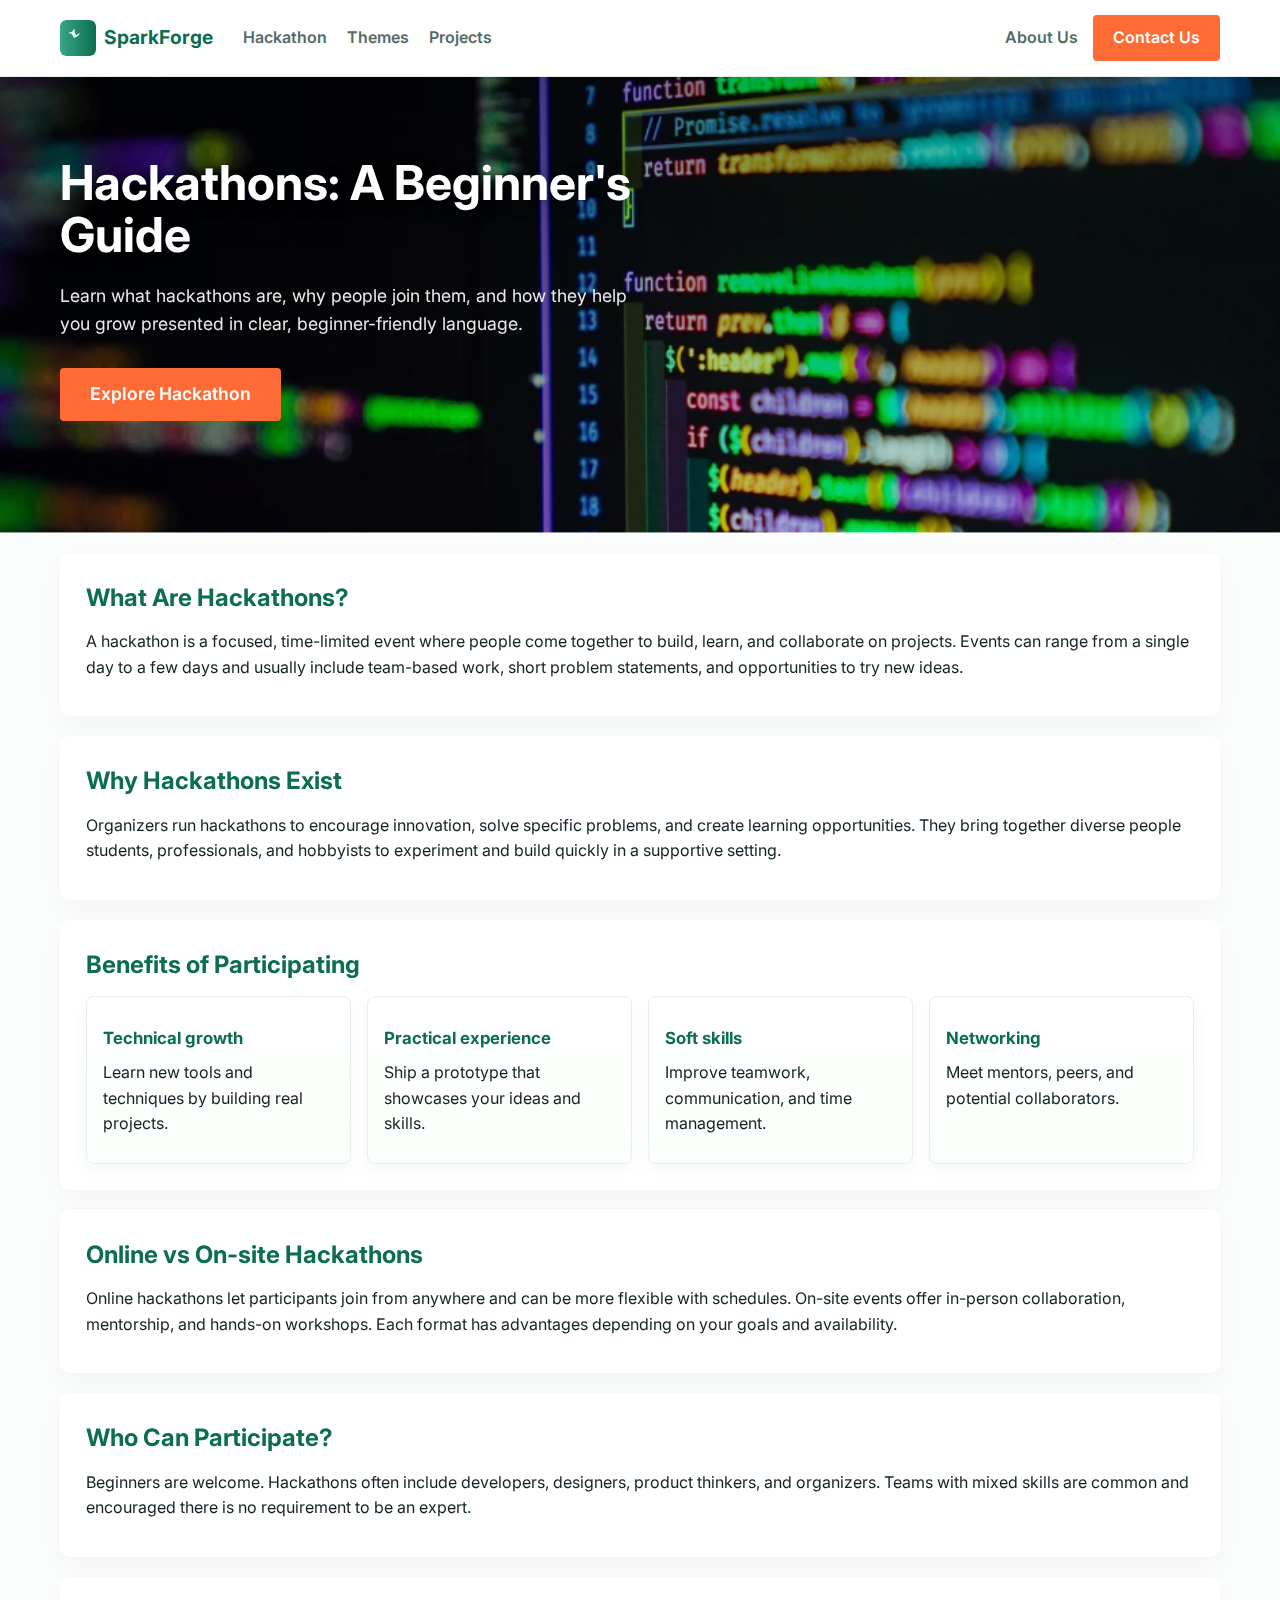
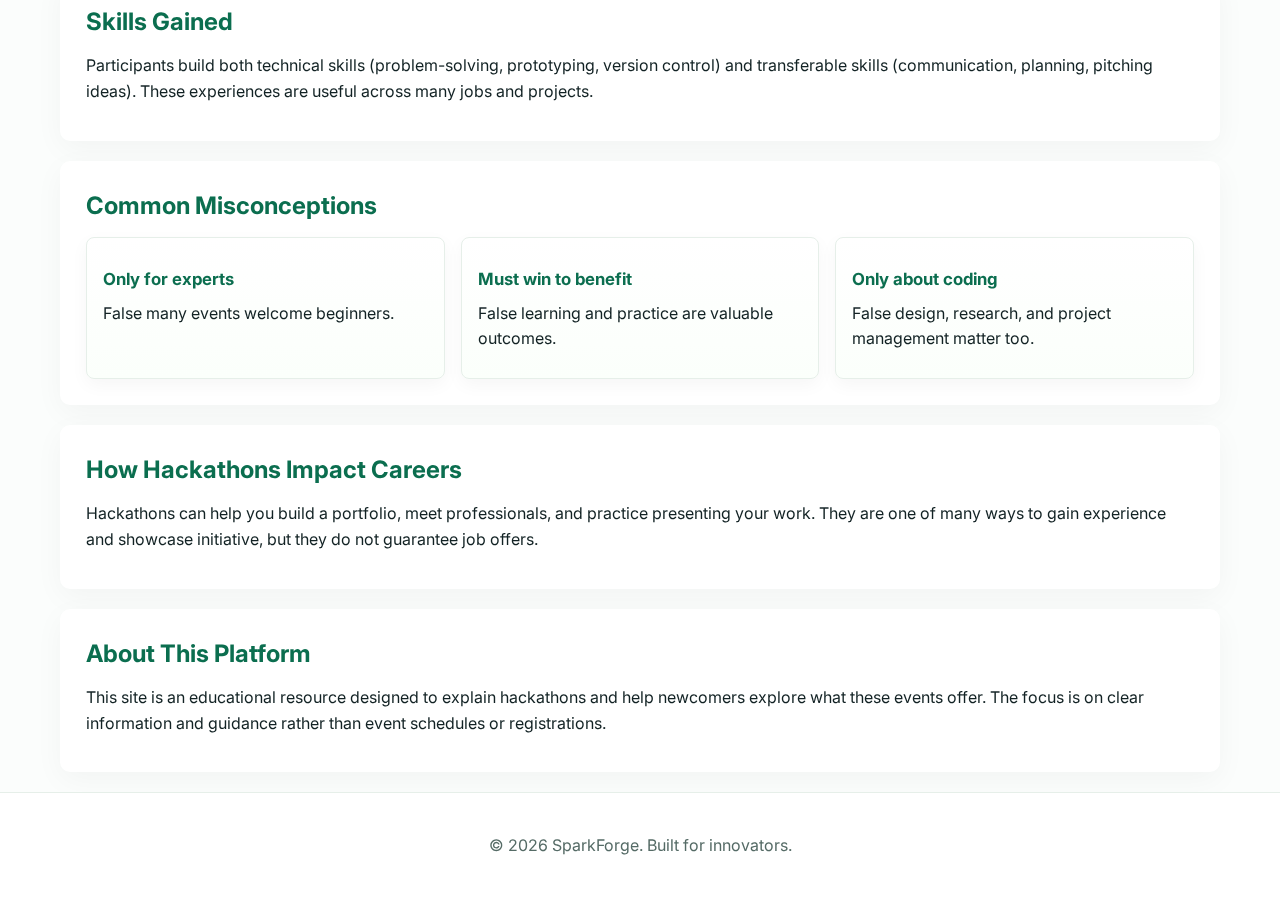
<file: index.html>
<!DOCTYPE html>
<html lang="en">

<head>
  <meta charset="UTF-8">
  <meta name="viewport" content="width=device-width, initial-scale=1.0">
  <title>Learn About Hackathons - SparkForge</title>
  <link rel="stylesheet" href="style.css">
  <link rel="stylesheet" href="https://cdnjs.cloudflare.com/ajax/libs/font-awesome/6.4.0/css/all.min.css">
  <link href="https://fonts.googleapis.com/css2?family=Inter:wght@400;600;700&display=swap" rel="stylesheet">
</head>

<body>

  <nav class="navbar">
    <div class="container nav-container">
      <div class="nav-left">
        <a href="index.html" class="logo">
          <img src="assets/sparkforge-logo.svg" class="logo-img" alt="SparkForge logo"> SparkForge
        </a>
        <ul class="nav-links">
          <li><a href="hackathon.html">Hackathon</a></li>
          <li><a href="themes.html">Themes</a></li>
          <li><a href="projects.html">Projects</a></li>
        </ul>
      </div>
      <div class="nav-right">
        <a href="about.html" class="nav-item">About Us</a>
        <a href="contact.html" class="btn btn-primary">Contact Us</a>
      </div>
    </div>
  </nav>

  <header class="hero">
    <div class="container hero-content">
      <div class="hero-text">
        <h1>Hackathons: A Beginner's Guide</h1>
        <p>Learn what hackathons are, why people join them, and how they help you grow presented in clear,
          beginner-friendly language.</p>
        <div class="hero-buttons">
          <a href="hackathon.html" class="btn btn-large btn-primary">Explore Hackathon</a>
        </div>
      </div>
    </div>
  </header>

  <main class="container">

    <section class="home-section">
      <h2>What Are Hackathons?</h2>
      <p>A hackathon is a focused, time-limited event where people come together to build, learn, and collaborate on
        projects. Events can range from a single day to a few days and usually include team-based work, short problem
        statements, and opportunities to try new ideas.</p>
    </section>

    <section class="home-section">
      <h2>Why Hackathons Exist</h2>
      <p>Organizers run hackathons to encourage innovation, solve specific problems, and create learning opportunities.
        They bring together diverse people students, professionals, and hobbyists to experiment and build quickly in a
        supportive setting.</p>
    </section>

    <section class="home-section">
      <h2>Benefits of Participating</h2>
      <div class="home-grid">
        <article class="info-card">
          <h3>Technical growth</h3>
          <p>Learn new tools and techniques by building real projects.</p>
        </article>
        <article class="info-card">
          <h3>Practical experience</h3>
          <p>Ship a prototype that showcases your ideas and skills.</p>
        </article>
        <article class="info-card">
          <h3>Soft skills</h3>
          <p>Improve teamwork, communication, and time management.</p>
        </article>
        <article class="info-card">
          <h3>Networking</h3>
          <p>Meet mentors, peers, and potential collaborators.</p>
        </article>
      </div>
    </section>

    <section class="home-section">
      <h2>Online vs On-site Hackathons</h2>
      <p>Online hackathons let participants join from anywhere and can be more flexible with schedules. On-site events
        offer in-person collaboration, mentorship, and hands-on workshops. Each format has advantages depending on your
        goals and availability.</p>
    </section>

    <section class="home-section">
      <h2>Who Can Participate?</h2>
      <p>Beginners are welcome. Hackathons often include developers, designers, product thinkers, and organizers. Teams
        with mixed skills are common and encouraged there is no requirement to be an expert.</p>
    </section>

    <section class="home-section">
      <h2>Skills Gained</h2>
      <p>Participants build both technical skills (problem-solving, prototyping, version control) and transferable
        skills (communication, planning, pitching ideas). These experiences are useful across many jobs and projects.
      </p>
    </section>

    <section class="home-section">
      <h2>Common Misconceptions</h2>
      <div class="home-grid">
        <article class="info-card">
          <h3>Only for experts</h3>
          <p>False many events welcome beginners.</p>
        </article>
        <article class="info-card">
          <h3>Must win to benefit</h3>
          <p>False learning and practice are valuable outcomes.</p>
        </article>
        <article class="info-card">
          <h3>Only about coding</h3>
          <p>False design, research, and project management matter too.</p>
        </article>
      </div>
    </section>

    <section class="home-section">
      <h2>How Hackathons Impact Careers</h2>
      <p>Hackathons can help you build a portfolio, meet professionals, and practice presenting your work. They are one
        of many ways to gain experience and showcase initiative, but they do not guarantee job offers.</p>
    </section>

    <section class="home-section">
      <h2>About This Platform</h2>
      <p>This site is an educational resource designed to explain hackathons and help newcomers explore what these
        events offer. The focus is on clear information and guidance rather than event schedules or registrations.</p>
    </section>

  </main>

  <footer class="footer">
    <p>&copy; 2026 SparkForge. Built for innovators.</p>
  </footer>

</body>

</html>
</file>
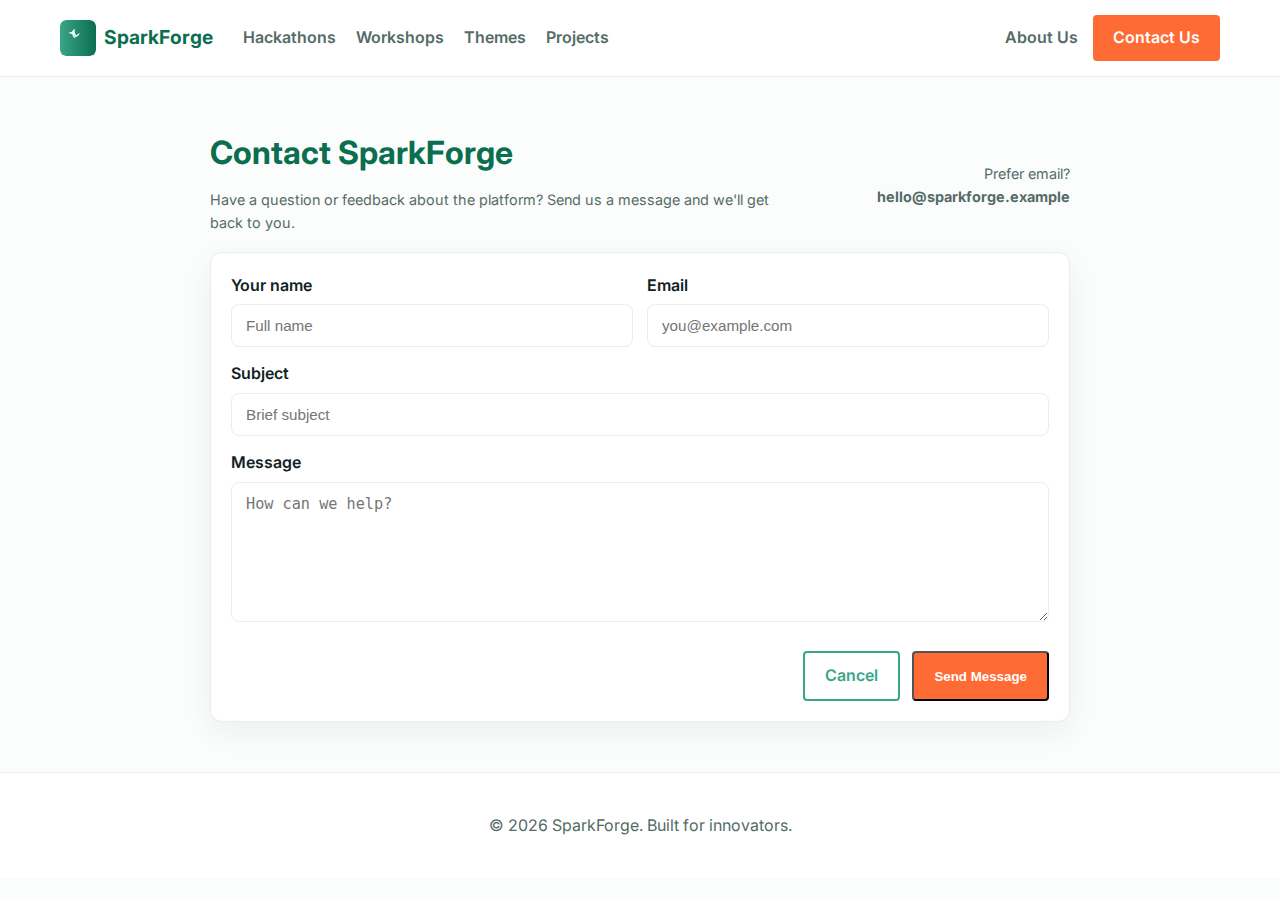
<file: contact.html>
<!DOCTYPE html>
<html lang="en">

<head>
  <meta charset="utf-8">
  <meta name="viewport" content="width=device-width,initial-scale=1">
  <title>Contact Us - SparkForge</title>
  <link rel="stylesheet" href="style.css">
  <link rel="stylesheet" href="https://cdnjs.cloudflare.com/ajax/libs/font-awesome/6.4.0/css/all.min.css">
  <link href="https://fonts.googleapis.com/css2?family=Inter:wght@400;600;700&display=swap" rel="stylesheet">
</head>

<body>

  <nav class="navbar">
    <div class="container nav-container">
      <div class="nav-left">
        <a href="home.html" class="logo">
          <img src="assets/sparkforge-logo.svg" class="logo-img" alt="SparkForge logo"> SparkForge
        </a>
        <ul class="nav-links">
          <li><a href="hackathons.html">Hackathons</a></li>
          <li><a href="workshops.html">Workshops</a></li>
          <li><a href="themes.html">Themes</a></li>
          <li><a href="#">Projects</a></li>
        </ul>
      </div>
      <div class="nav-right">
        <a href="about.html" class="nav-item">About Us</a>
        <a href="contact.html" class="btn btn-primary">Contact Us</a>
      </div>
    </div>
  </nav>

  <main class="contact-container">

    <div class="contact-hero">
      <div>
        <h1>Contact SparkForge</h1>
        <p class="contact-note">Have a question or feedback about the platform? Send us a message and we'll get back to
          you.</p>
      </div>
      <div style="margin-left:auto; text-align:right;">
        <p class="contact-note">Prefer email? <strong>hello@sparkforge.example</strong></p>
      </div>
    </div>

    <div class="contact-card">
      <form class="contact-form" action="#" method="post" novalidate>
        <div>
          <label for="name">Your name</label>
          <input id="name" name="name" type="text" placeholder="Full name" required>
        </div>

        <div>
          <label for="email">Email</label>
          <input id="email" name="email" type="email" placeholder="you@example.com" required>
        </div>

        <div class="full">
          <label for="subject">Subject</label>
          <input id="subject" name="subject" type="text" placeholder="Brief subject" required>
        </div>

        <div class="full">
          <label for="message">Message</label>
          <textarea id="message" name="message" placeholder="How can we help?" required></textarea>
        </div>

        <div class="full contact-actions">
          <a href="home.html" class="btn btn-outline">Cancel</a>
          <button type="submit" class="btn btn-primary">Send Message</button>
        </div>
      </form>
    </div>

  </main>

  <footer class="footer">
    <p>&copy; 2026 SparkForge. Built for innovators.</p>
  </footer>

</body>

</html>
</file>
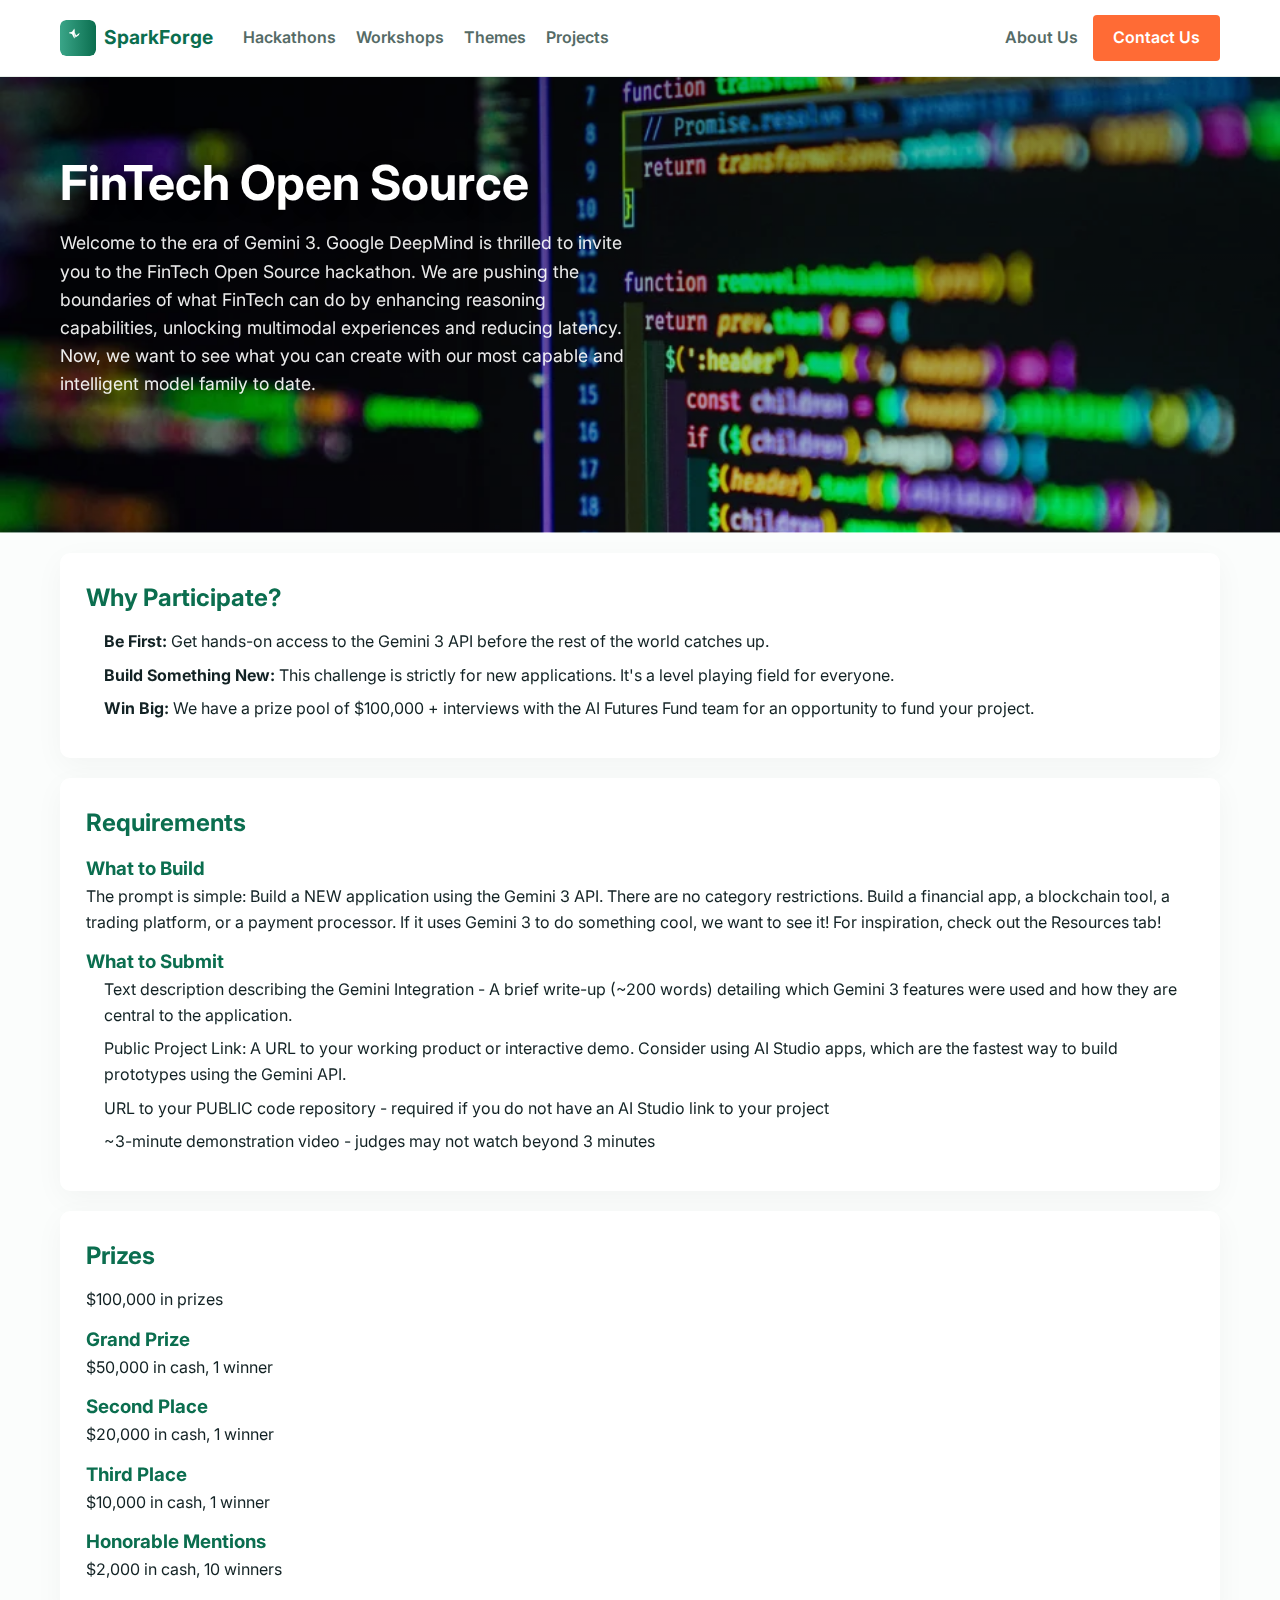
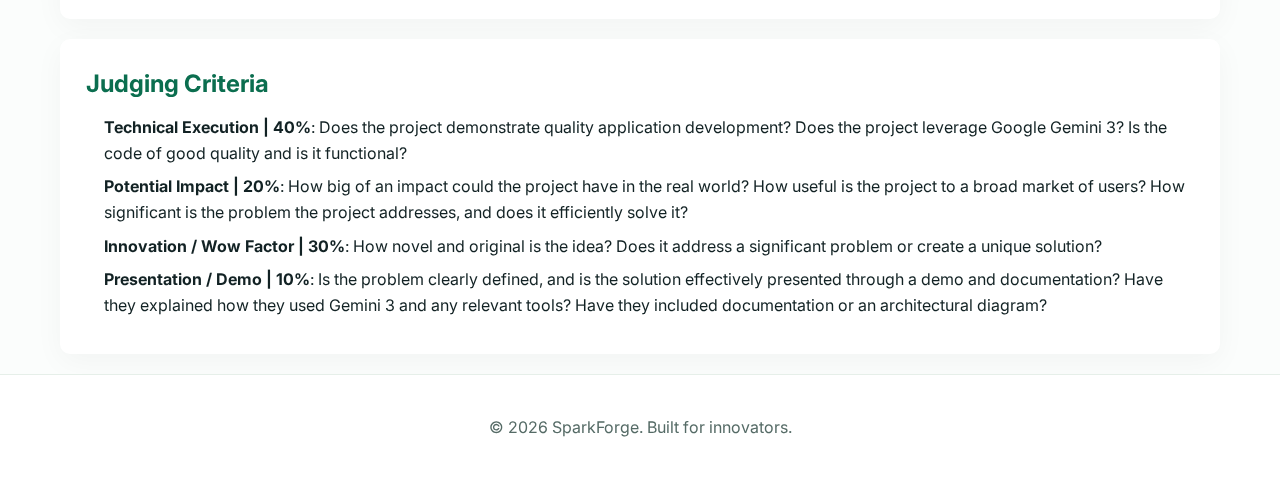
<file: fintech-open-source.html>
<!DOCTYPE html>
<html lang="en">

<head>
    <meta charset="UTF-8">
    <meta name="viewport" content="width=device-width, initial-scale=1.0">
    <title>FinTech Open Source - SparkForge</title>
    <link rel="stylesheet" href="style.css">
    <link rel="stylesheet" href="https://cdnjs.cloudflare.com/ajax/libs/font-awesome/6.4.0/css/all.min.css">
    <link href="https://fonts.googleapis.com/css2?family=Inter:wght@400;600;700&display=swap" rel="stylesheet">
</head>

<body>

    <nav class="navbar">
        <div class="container nav-container">
            <div class="nav-left">
                <a href="home.html" class="logo">
                    <img src="assets/sparkforge-logo.svg" class="logo-img" alt="SparkForge logo"> SparkForge
                </a>
                <!-- <div class="search-bar">
                    <i class="fas fa-search"></i>
                    <input type="text" placeholder="Search hackathons, projects...">
                </div> -->
                <ul class="nav-links">
                    <li><a href="hackathons.html">Hackathons</a></li>
                    <li><a href="workshops.html">Workshops</a></li>
                    <li><a href="themes.html">Themes</a></li>
                    <li><a href="#">Projects</a></li>
                </ul>
            </div>
            <div class="nav-right">
                <a href="about.html" class="nav-item">About Us</a>
                <a href="contact.html" class="btn btn-primary">Contact Us</a>
            </div>
        </div>
    </nav>

    <header class="hero">
        <div class="container hero-content">
            <div class="hero-text">
                <h1>FinTech Open Source</h1>
                <p>Welcome to the era of Gemini 3. Google DeepMind is thrilled to invite you to the FinTech Open Source
                    hackathon. We are pushing the boundaries of what FinTech can do by enhancing reasoning capabilities,
                    unlocking multimodal experiences and reducing latency. Now, we want to see what you can create with
                    our most capable and intelligent model family to date.</p>
            </div>
        </div>
    </header>

    <main class="container">
        <section>
            <h2>Why Participate?</h2>
            <ul>
                <li><strong>Be First:</strong> Get hands-on access to the Gemini 3 API before the rest of the world
                    catches up.</li>
                <li><strong>Build Something New:</strong> This challenge is strictly for new applications. It's a level
                    playing field for everyone.</li>
                <li><strong>Win Big:</strong> We have a prize pool of $100,000 + interviews with the AI Futures Fund
                    team for an opportunity to fund your project.</li>
            </ul>
        </section>

        <section>
            <h2>Requirements</h2>
            <h3>What to Build</h3>
            <p>The prompt is simple: Build a NEW application using the Gemini 3 API. There are no category restrictions.
                Build a financial app, a blockchain tool, a trading platform, or a payment processor. If it uses Gemini
                3 to do something cool, we want to see it! For inspiration, check out the Resources tab!</p>

            <h3>What to Submit</h3>
            <ul>
                <li>Text description describing the Gemini Integration - A brief write-up (~200 words) detailing which
                    Gemini 3 features were used and how they are central to the application.</li>
                <li>Public Project Link: A URL to your working product or interactive demo. Consider using AI Studio
                    apps, which are the fastest way to build prototypes using the Gemini API.</li>
                <li>URL to your PUBLIC code repository - required if you do not have an AI Studio link to your project
                </li>
                <li>~3-minute demonstration video - judges may not watch beyond 3 minutes</li>
            </ul>
        </section>

        <section>
            <h2>Prizes</h2>
            <p>$100,000 in prizes</p>
            <h3>Grand Prize</h3>
            <p>$50,000 in cash, 1 winner</p>
            <h3>Second Place</h3>
            <p>$20,000 in cash, 1 winner</p>
            <h3>Third Place</h3>
            <p>$10,000 in cash, 1 winner</p>
            <h3>Honorable Mentions</h3>
            <p>$2,000 in cash, 10 winners</p>
        </section>

        <section>
            <h2>Judging Criteria</h2>
            <ul>
                <li><strong>Technical Execution | 40%</strong>: Does the project demonstrate quality application
                    development? Does the project leverage Google Gemini 3? Is the code of good quality and is it
                    functional?</li>
                <li><strong>Potential Impact | 20%</strong>: How big of an impact could the project have in the real
                    world? How useful is the project to a broad market of users? How significant is the problem the
                    project addresses, and does it efficiently solve it?</li>
                <li><strong>Innovation / Wow Factor | 30%</strong>: How novel and original is the idea? Does it address
                    a significant problem or create a unique solution?</li>
                <li><strong>Presentation / Demo | 10%</strong>: Is the problem clearly defined, and is the solution
                    effectively presented through a demo and documentation? Have they explained how they used Gemini 3
                    and any relevant tools? Have they included documentation or an architectural diagram?</li>
            </ul>
        </section>
    </main>

    <footer class="footer">
        <p>&copy; 2026 SparkForge. Built for innovators.</p>
    </footer>

</body>

</html>
</file>
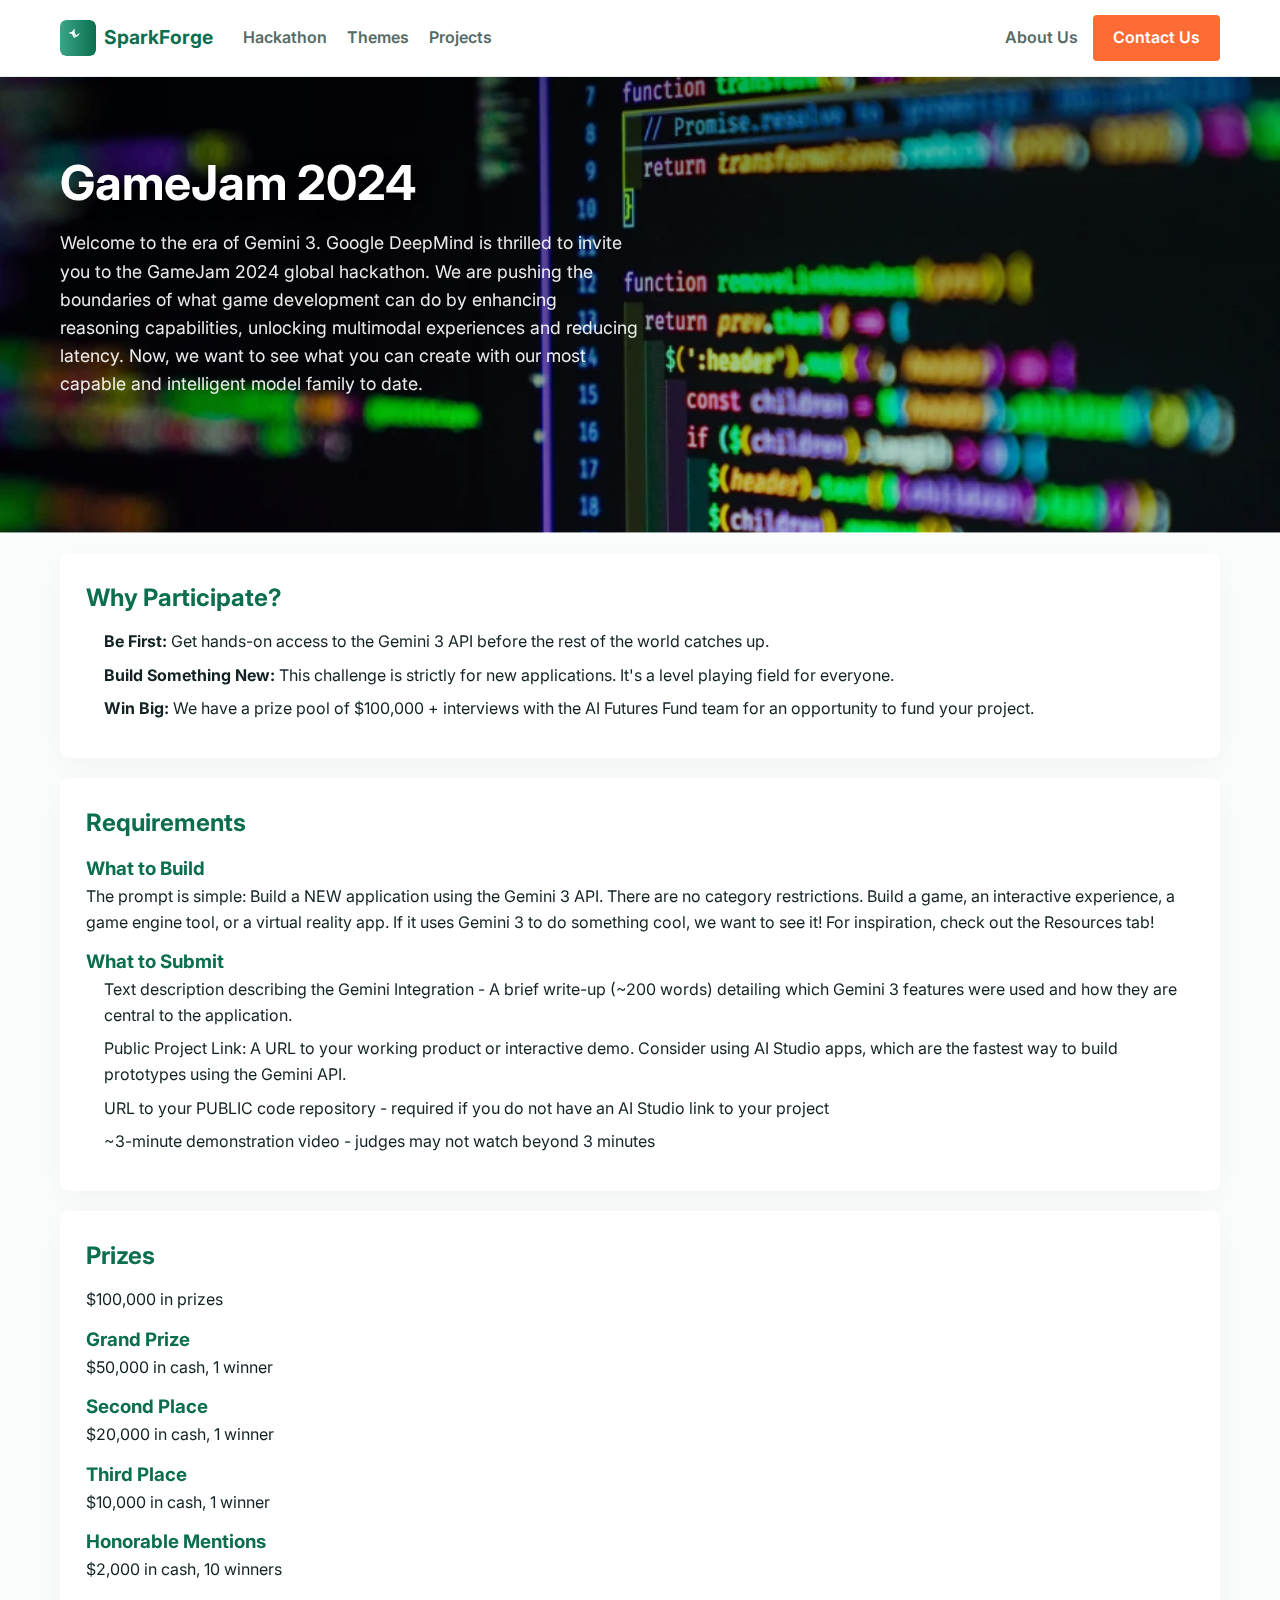
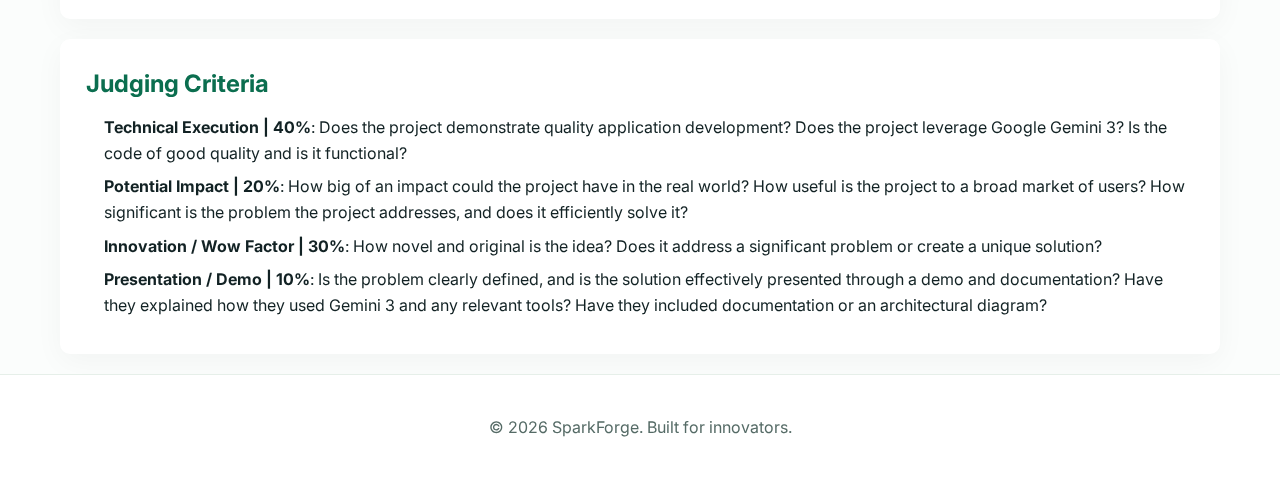
<file: gamejam-2024.html>
<!DOCTYPE html>
<html lang="en">

<head>
    <meta charset="UTF-8">
    <meta name="viewport" content="width=device-width, initial-scale=1.0">
    <title>GameJam 2026 - SparkForge</title>
    <link rel="stylesheet" href="style.css">
    <link rel="stylesheet" href="https://cdnjs.cloudflare.com/ajax/libs/font-awesome/6.4.0/css/all.min.css">
    <link href="https://fonts.googleapis.com/css2?family=Inter:wght@400;600;700&display=swap" rel="stylesheet">
</head>

<body>

    <nav class="navbar">
        <div class="container nav-container">
            <div class="nav-left">
                <a href="index.html" class="logo">
                    <img src="assets/sparkforge-logo.svg" class="logo-img" alt="SparkForge logo"> SparkForge
                </a>
                <ul class="nav-links">
                    <li><a href="hackathon.html">Hackathon</a></li>
                    <li><a href="themes.html">Themes</a></li>
                    <li><a href="projects.html">Projects</a></li>
                </ul>
            </div>
            <div class="nav-right">
                <a href="about.html" class="nav-item">About Us</a>
                <a href="contact.html" class="btn btn-primary">Contact Us</a>
            </div>
        </div>
    </nav>

    <header class="hero">
        <div class="container hero-content">
            <div class="hero-text">
                <h1>GameJam 2024</h1>
                <p>Welcome to the era of Gemini 3. Google DeepMind is thrilled to invite you to the GameJam 2024 global
                    hackathon. We are pushing the boundaries of what game development can do by enhancing reasoning
                    capabilities, unlocking multimodal experiences and reducing latency. Now, we want to see what you
                    can create with our most capable and intelligent model family to date.</p>
            </div>
        </div>
    </header>

    <main class="container">
        <section>
            <h2>Why Participate?</h2>
            <ul>
                <li><strong>Be First:</strong> Get hands-on access to the Gemini 3 API before the rest of the world
                    catches up.</li>
                <li><strong>Build Something New:</strong> This challenge is strictly for new applications. It's a level
                    playing field for everyone.</li>
                <li><strong>Win Big:</strong> We have a prize pool of $100,000 + interviews with the AI Futures Fund
                    team for an opportunity to fund your project.</li>
            </ul>
        </section>

        <section>
            <h2>Requirements</h2>
            <h3>What to Build</h3>
            <p>The prompt is simple: Build a NEW application using the Gemini 3 API. There are no category restrictions.
                Build a game, an interactive experience, a game engine tool, or a virtual reality app. If it uses Gemini
                3 to do something cool, we want to see it! For inspiration, check out the Resources tab!</p>

            <h3>What to Submit</h3>
            <ul>
                <li>Text description describing the Gemini Integration - A brief write-up (~200 words) detailing which
                    Gemini 3 features were used and how they are central to the application.</li>
                <li>Public Project Link: A URL to your working product or interactive demo. Consider using AI Studio
                    apps, which are the fastest way to build prototypes using the Gemini API.</li>
                <li>URL to your PUBLIC code repository - required if you do not have an AI Studio link to your project
                </li>
                <li>~3-minute demonstration video - judges may not watch beyond 3 minutes</li>
            </ul>
        </section>

        <section>
            <h2>Prizes</h2>
            <p>$100,000 in prizes</p>
            <h3>Grand Prize</h3>
            <p>$50,000 in cash, 1 winner</p>
            <h3>Second Place</h3>
            <p>$20,000 in cash, 1 winner</p>
            <h3>Third Place</h3>
            <p>$10,000 in cash, 1 winner</p>
            <h3>Honorable Mentions</h3>
            <p>$2,000 in cash, 10 winners</p>
        </section>

        <section>
            <h2>Judging Criteria</h2>
            <ul>
                <li><strong>Technical Execution | 40%</strong>: Does the project demonstrate quality application
                    development? Does the project leverage Google Gemini 3? Is the code of good quality and is it
                    functional?</li>
                <li><strong>Potential Impact | 20%</strong>: How big of an impact could the project have in the real
                    world? How useful is the project to a broad market of users? How significant is the problem the
                    project addresses, and does it efficiently solve it?</li>
                <li><strong>Innovation / Wow Factor | 30%</strong>: How novel and original is the idea? Does it address
                    a significant problem or create a unique solution?</li>
                <li><strong>Presentation / Demo | 10%</strong>: Is the problem clearly defined, and is the solution
                    effectively presented through a demo and documentation? Have they explained how they used Gemini 3
                    and any relevant tools? Have they included documentation or an architectural diagram?</li>
            </ul>
        </section>
    </main>

    <footer class="footer">
        <p>&copy; 2026 SparkForge. Built for innovators.</p>
    </footer>

</body>

</html>
</file>
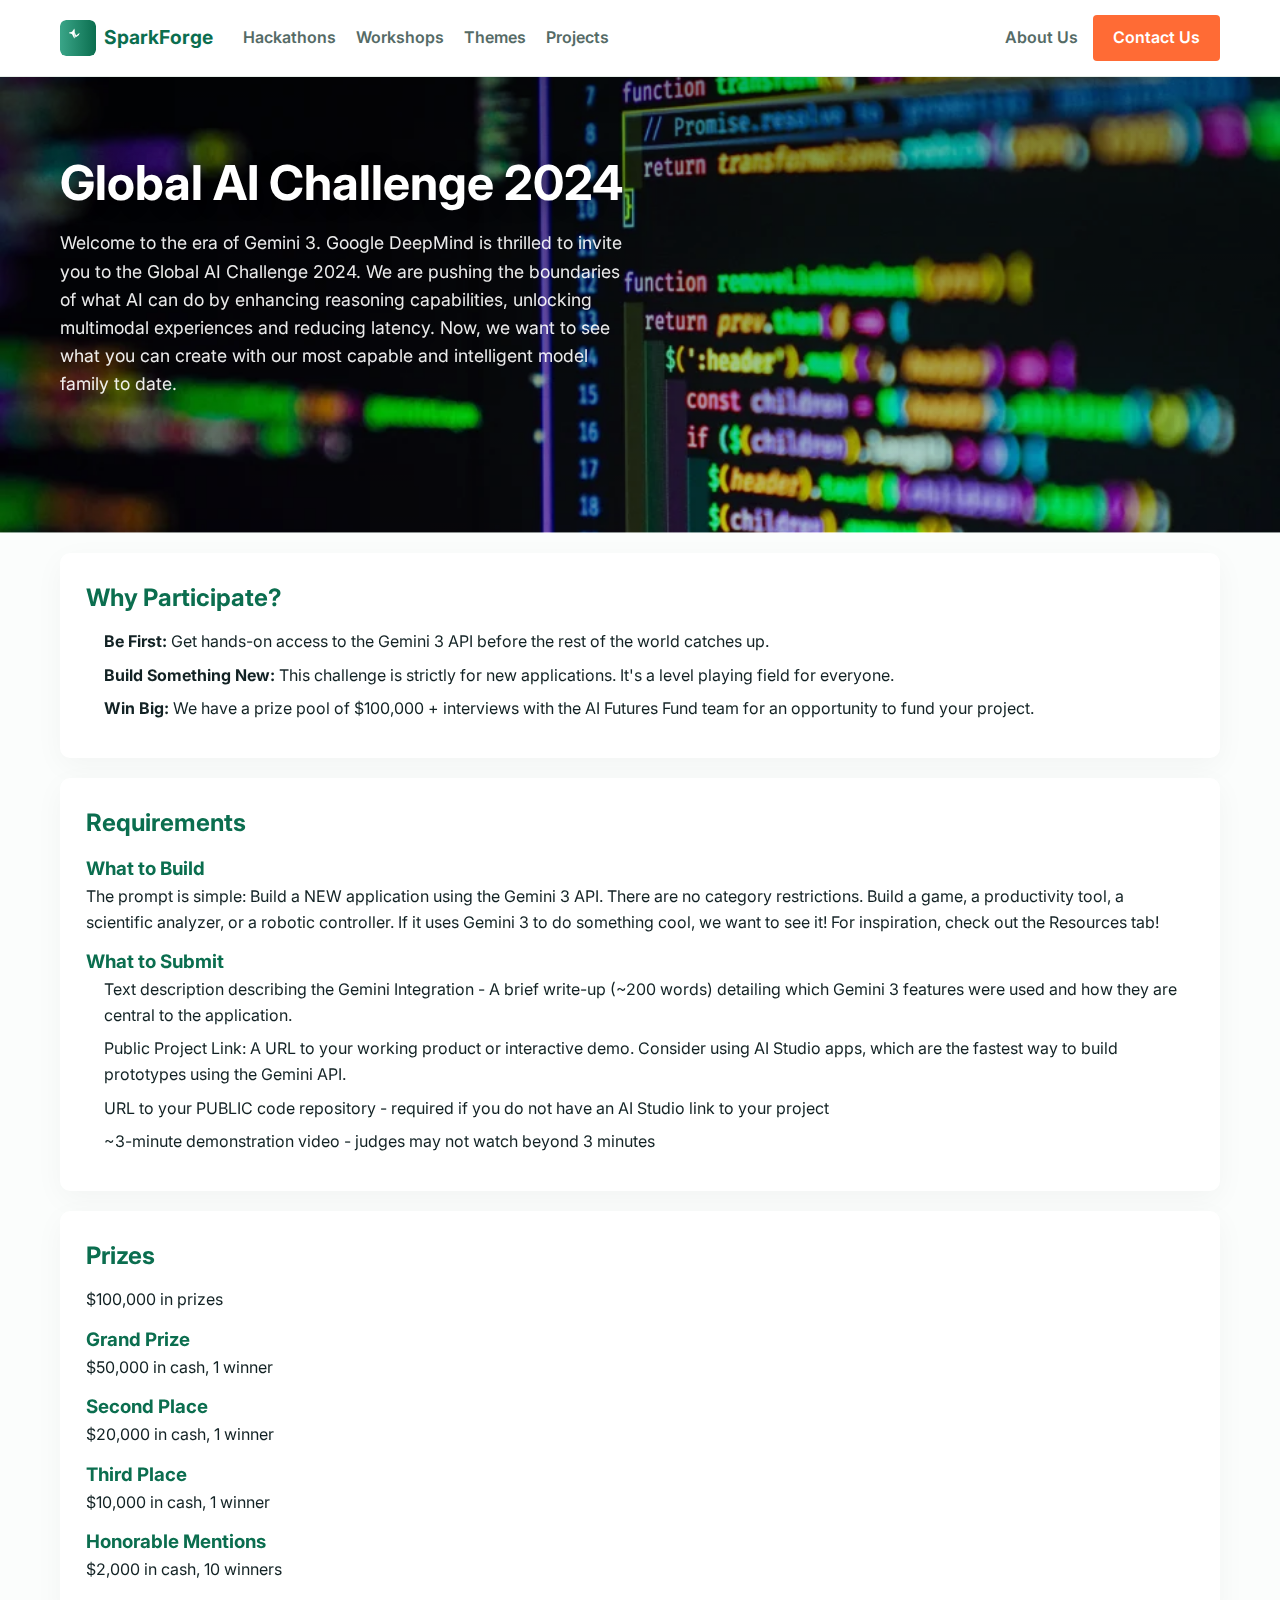
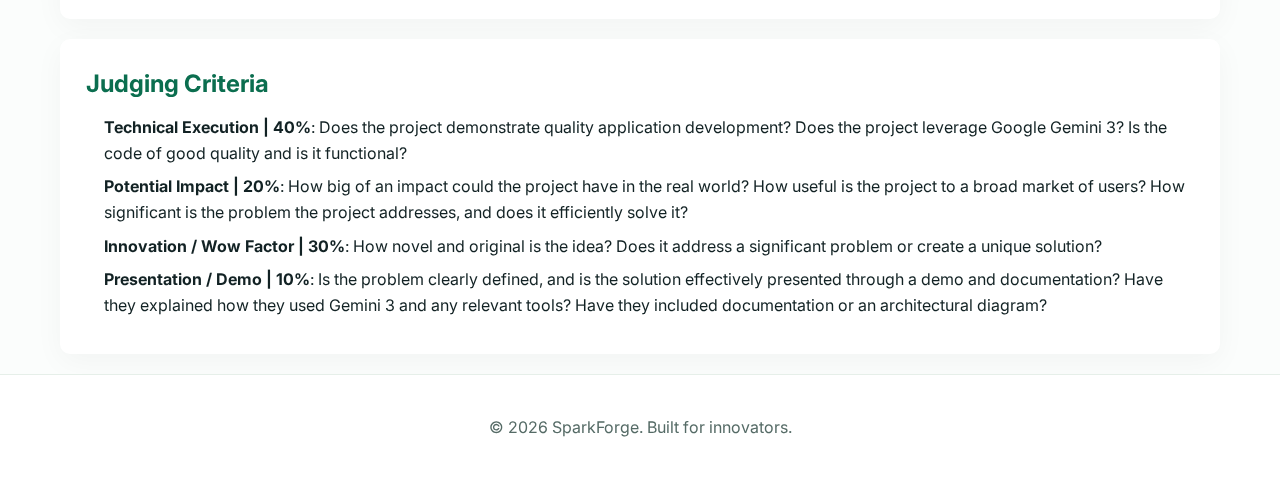
<file: global-ai-challenge.html>
<!DOCTYPE html>
<html lang="en">

<head>
    <meta charset="UTF-8">
    <meta name="viewport" content="width=device-width, initial-scale=1.0">
    <title>Global AI Challenge 2024 - SparkForge</title>
    <link rel="stylesheet" href="style.css">
    <link rel="stylesheet" href="https://cdnjs.cloudflare.com/ajax/libs/font-awesome/6.4.0/css/all.min.css">
    <link href="https://fonts.googleapis.com/css2?family=Inter:wght@400;600;700&display=swap" rel="stylesheet">
</head>

<body>

    <nav class="navbar">
        <div class="container nav-container">
            <div class="nav-left">
                <a href="index.html" class="logo">
                    <img src="assets/sparkforge-logo.svg" class="logo-img" alt="SparkForge logo"> SparkForge
                </a>
                <ul class="nav-links">
                    <li><a href="hackathons.html">Hackathons</a></li>
                    <li><a href="workshops.html">Workshops</a></li>
                    <li><a href="themes.html">Themes</a></li>
                    <li><a href="#">Projects</a></li>
                </ul>
            </div>
            <div class="nav-right">
                <a href="about.html" class="nav-item">About Us</a>
                <a href="contact.html" class="btn btn-primary">Contact Us</a>
            </div>
        </div>
    </nav>

    <header class="hero">
        <div class="container hero-content">
            <div class="hero-text">
                <h1>Global AI Challenge 2024</h1>
                <p>Welcome to the era of Gemini 3. Google DeepMind is thrilled to invite you to the Global AI Challenge
                    2024. We are pushing the boundaries of what AI can do by enhancing reasoning capabilities, unlocking
                    multimodal experiences and reducing latency. Now, we want to see what you can create with our most
                    capable and intelligent model family to date.</p>
            </div>
        </div>
    </header>

    <main class="container">
        <section>
            <h2>Why Participate?</h2>
            <ul>
                <li><strong>Be First:</strong> Get hands-on access to the Gemini 3 API before the rest of the world
                    catches up.</li>
                <li><strong>Build Something New:</strong> This challenge is strictly for new applications. It's a level
                    playing field for everyone.</li>
                <li><strong>Win Big:</strong> We have a prize pool of $100,000 + interviews with the AI Futures Fund
                    team for an opportunity to fund your project.</li>
            </ul>
        </section>

        <section>
            <h2>Requirements</h2>
            <h3>What to Build</h3>
            <p>The prompt is simple: Build a NEW application using the Gemini 3 API. There are no category restrictions.
                Build a game, a productivity tool, a scientific analyzer, or a robotic controller. If it uses Gemini 3
                to do something cool, we want to see it! For inspiration, check out the Resources tab!</p>

            <h3>What to Submit</h3>
            <ul>
                <li>Text description describing the Gemini Integration - A brief write-up (~200 words) detailing which
                    Gemini 3 features were used and how they are central to the application.</li>
                <li>Public Project Link: A URL to your working product or interactive demo. Consider using AI Studio
                    apps, which are the fastest way to build prototypes using the Gemini API.</li>
                <li>URL to your PUBLIC code repository - required if you do not have an AI Studio link to your project
                </li>
                <li>~3-minute demonstration video - judges may not watch beyond 3 minutes</li>
            </ul>
        </section>

        <section>
            <h2>Prizes</h2>
            <p>$100,000 in prizes</p>
            <h3>Grand Prize</h3>
            <p>$50,000 in cash, 1 winner</p>
            <h3>Second Place</h3>
            <p>$20,000 in cash, 1 winner</p>
            <h3>Third Place</h3>
            <p>$10,000 in cash, 1 winner</p>
            <h3>Honorable Mentions</h3>
            <p>$2,000 in cash, 10 winners</p>
        </section>

        <section>
            <h2>Judging Criteria</h2>
            <ul>
                <li><strong>Technical Execution | 40%</strong>: Does the project demonstrate quality application
                    development? Does the project leverage Google Gemini 3? Is the code of good quality and is it
                    functional?</li>
                <li><strong>Potential Impact | 20%</strong>: How big of an impact could the project have in the real
                    world? How useful is the project to a broad market of users? How significant is the problem the
                    project addresses, and does it efficiently solve it?</li>
                <li><strong>Innovation / Wow Factor | 30%</strong>: How novel and original is the idea? Does it address
                    a significant problem or create a unique solution?</li>
                <li><strong>Presentation / Demo | 10%</strong>: Is the problem clearly defined, and is the solution
                    effectively presented through a demo and documentation? Have they explained how they used Gemini 3
                    and any relevant tools? Have they included documentation or an architectural diagram?</li>
            </ul>
        </section>
    </main>

    <footer class="footer">
        <p>&copy; 2026 SparkForge. Built for innovators.</p>
    </footer>

</body>

</html>
</file>
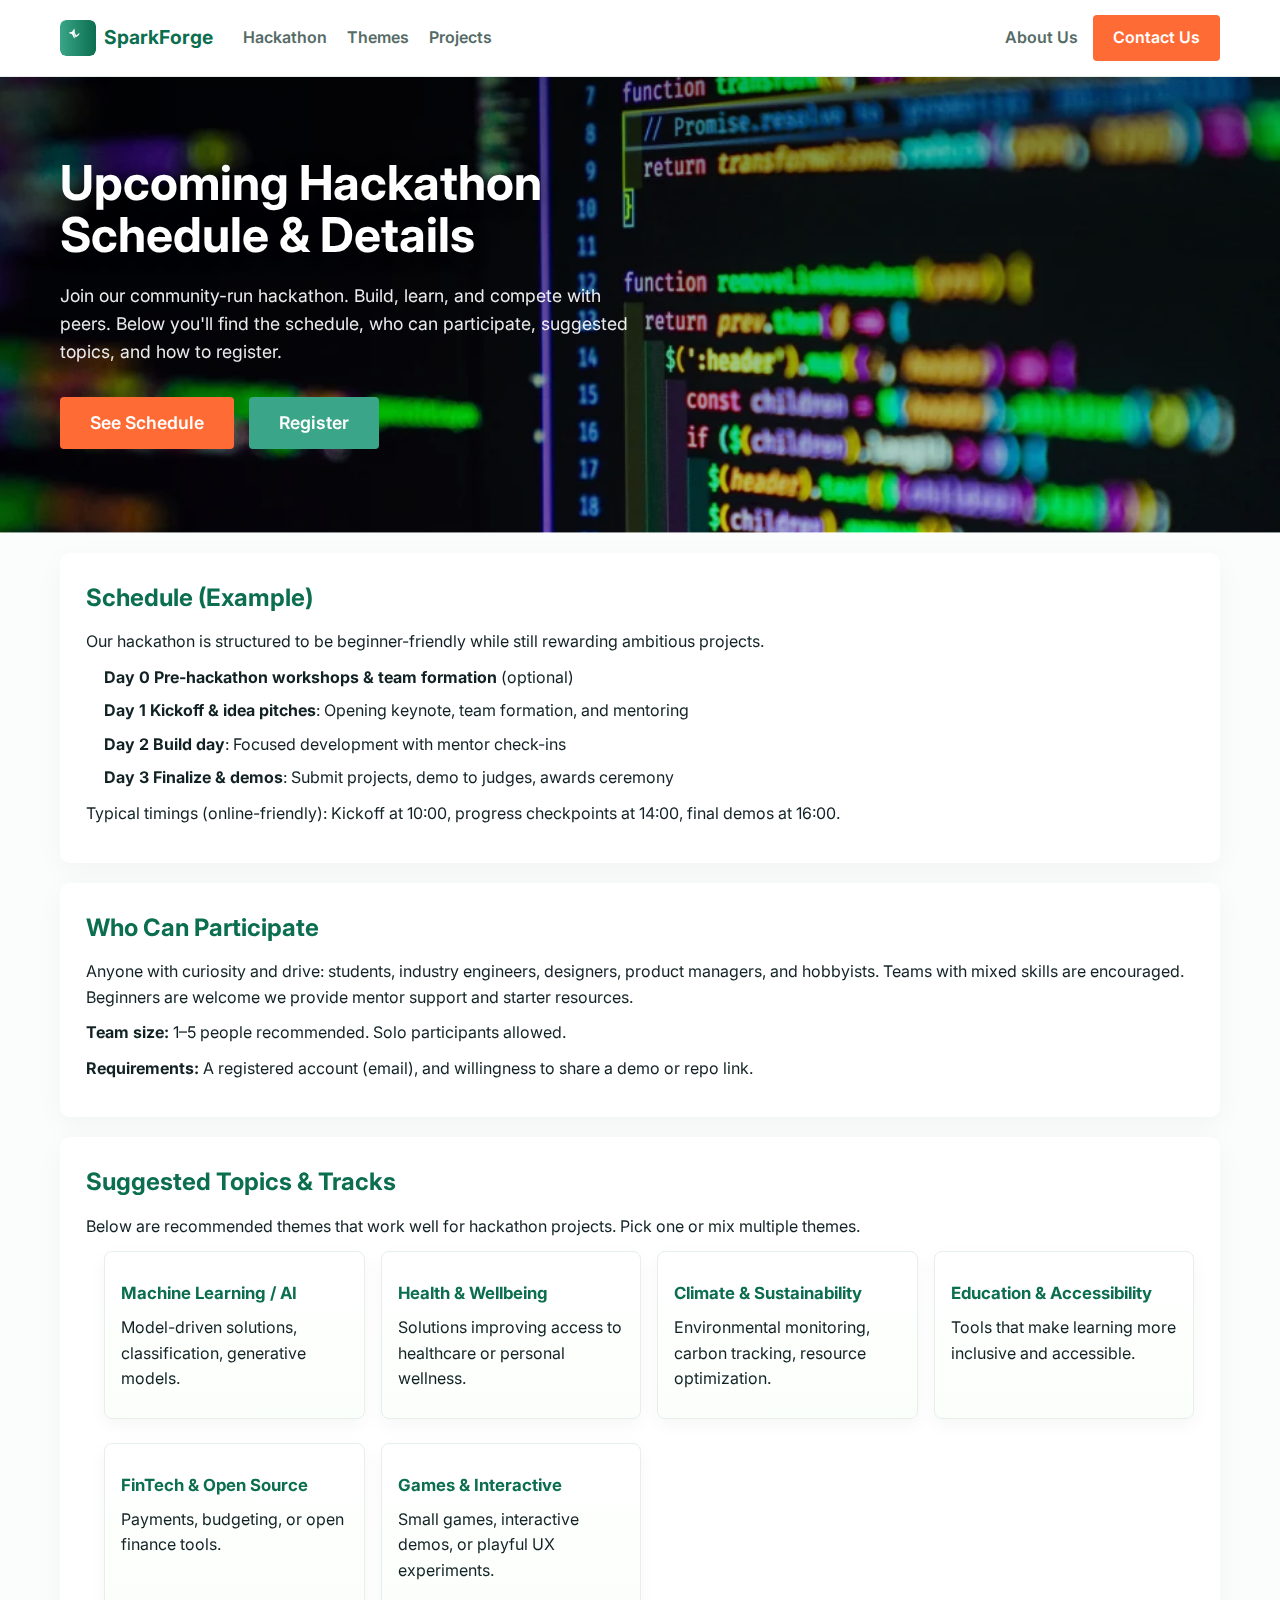
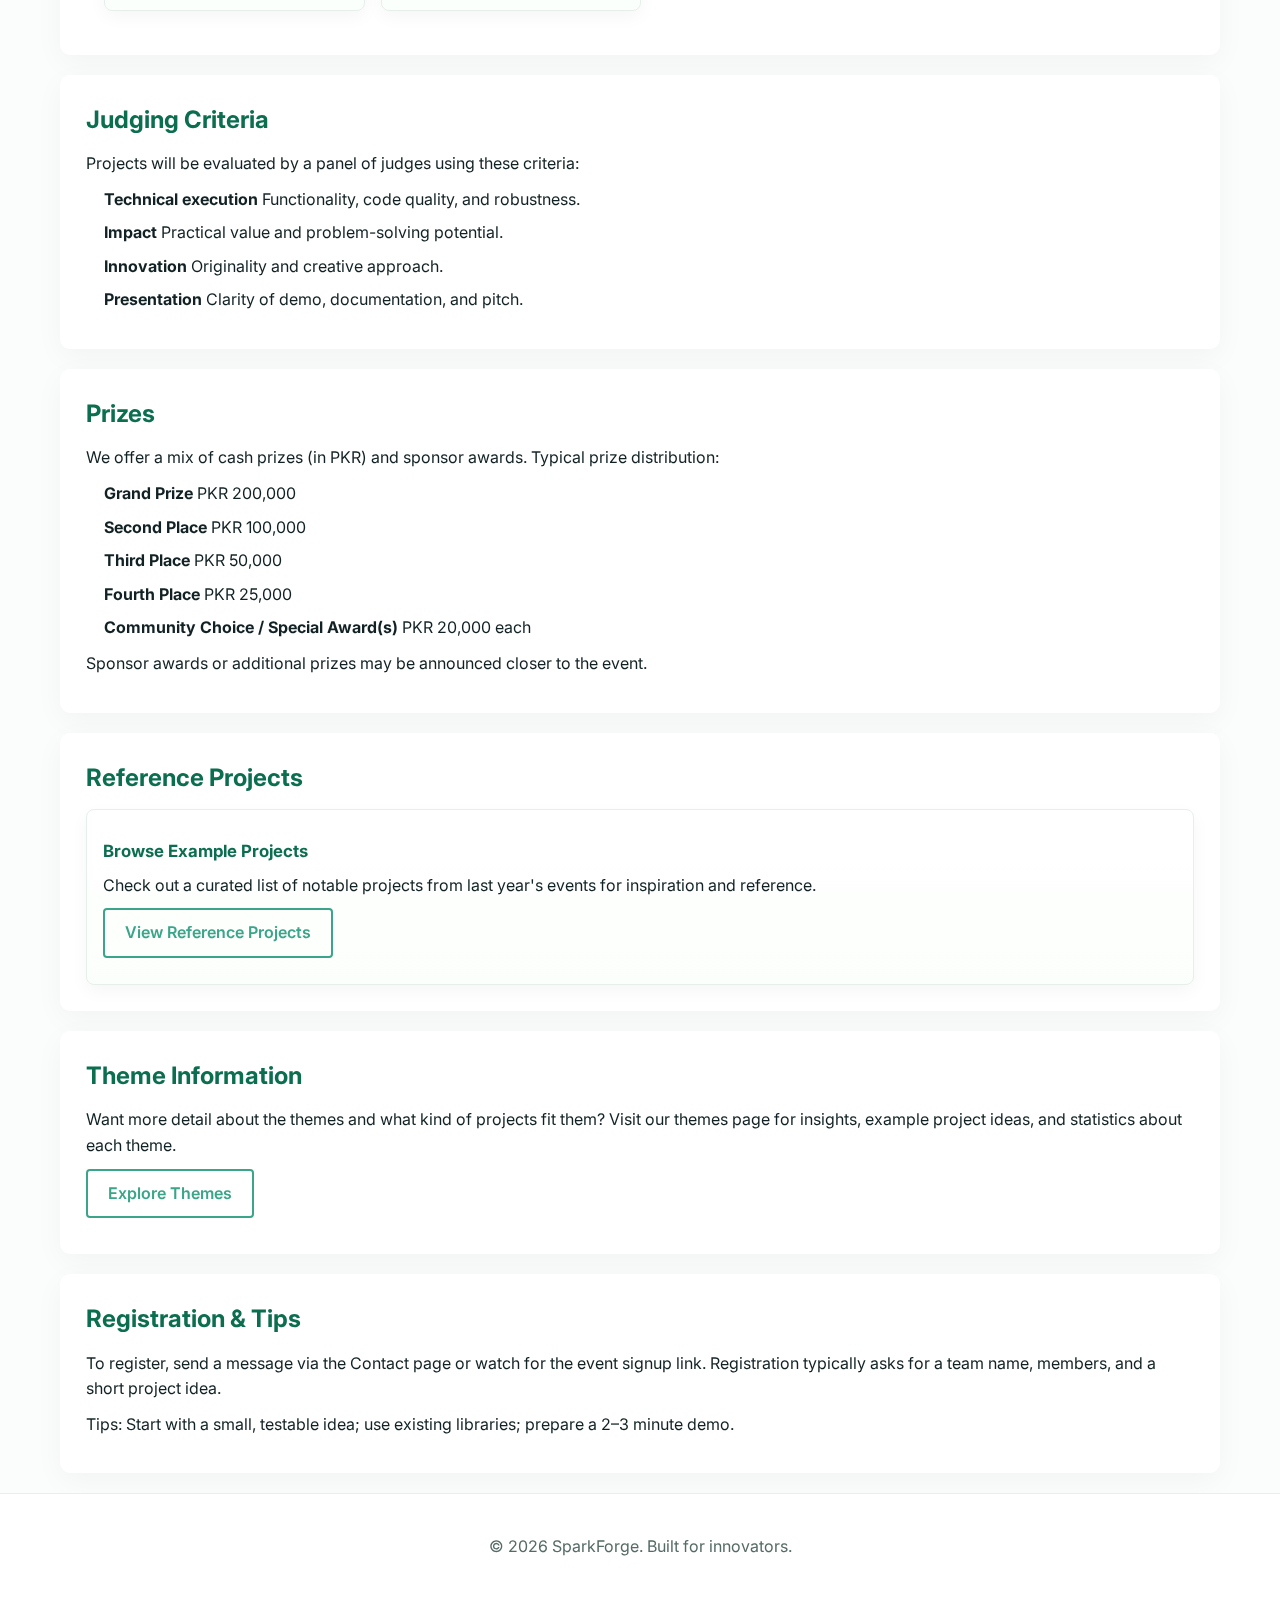
<file: hackathon.html>
<!DOCTYPE html>
<html lang="en">

<head>
  <meta charset="UTF-8">
  <meta name="viewport" content="width=device-width, initial-scale=1.0">
  <title>Hackathon SparkForge</title>
  <link rel="stylesheet" href="style.css">
  <link rel="stylesheet" href="https://cdnjs.cloudflare.com/ajax/libs/font-awesome/6.4.0/css/all.min.css">
  <link href="https://fonts.googleapis.com/css2?family=Inter:wght@400;600;700&display=swap" rel="stylesheet">
</head>

<body>

  <nav class="navbar">
    <div class="container nav-container">
      <div class="nav-left">
        <a href="index.html" class="logo">
          <img src="assets/sparkforge-logo.svg" class="logo-img" alt="SparkForge logo"> SparkForge
        </a>
        <ul class="nav-links">
          <li><a href="hackathon.html">Hackathon</a></li>
          <li><a href="themes.html">Themes</a></li>
          <li><a href="projects.html">Projects</a></li>
        </ul>
      </div>
      <div class="nav-right">
        <a href="about.html" class="nav-item">About Us</a>
        <a href="contact.html" class="btn btn-primary">Contact Us</a>
      </div>
    </div>
  </nav>

  <header class="hero">
    <div class="container hero-content">
      <div class="hero-text">
        <h1>Upcoming Hackathon Schedule & Details</h1>
        <p>Join our community-run hackathon. Build, learn, and compete with peers. Below you'll find the
          schedule, who can participate, suggested topics, and how to register.</p>
        <div class="hero-buttons">
          <a href="#schedule" class="btn btn-large btn-primary">See Schedule</a>
          <a href="#register" class="btn btn-large btn-secondary">Register</a>
        </div>
      </div>
    </div>
  </header>

  <main class="container">

    <section id="schedule" class="home-section">
      <h2>Schedule (Example)</h2>
      <p>Our hackathon is structured to be beginner-friendly while still rewarding ambitious projects.</p>
      <ul>
        <li><strong>Day 0 Pre-hackathon workshops & team formation</strong> (optional)</li>
        <li><strong>Day 1 Kickoff & idea pitches</strong>: Opening keynote, team formation, and mentoring</li>
        <li><strong>Day 2 Build day</strong>: Focused development with mentor check-ins</li>
        <li><strong>Day 3 Finalize & demos</strong>: Submit projects, demo to judges, awards ceremony</li>
      </ul>
      <p>Typical timings (online-friendly): Kickoff at 10:00, progress checkpoints at 14:00, final demos at 16:00.</p>
    </section>

    <section id="who" class="home-section">
      <h2>Who Can Participate</h2>
      <p>Anyone with curiosity and drive: students, industry engineers, designers, product managers, and hobbyists.
        Teams with mixed skills are encouraged. Beginners are welcome we provide mentor support and starter
        resources.</p>
      <p><strong>Team size:</strong> 1–5 people recommended. Solo participants allowed.</p>
      <p><strong>Requirements:</strong> A registered account (email), and willingness to share a demo or repo link.</p>
    </section>

    <section id="topics" class="home-section">
      <h2>Suggested Topics & Tracks</h2>
      <p>Below are recommended themes that work well for hackathon projects. Pick one or mix multiple themes.</p>
      <ul class="home-grid">
        <li class="info-card">
          <h3>Machine Learning / AI</h3>
          <p>Model-driven solutions, classification, generative models.</p>
        </li>
        <li class="info-card">
          <h3>Health & Wellbeing</h3>
          <p>Solutions improving access to healthcare or personal wellness.</p>
        </li>
        <li class="info-card">
          <h3>Climate & Sustainability</h3>
          <p>Environmental monitoring, carbon tracking, resource optimization.</p>
        </li>
        <li class="info-card">
          <h3>Education & Accessibility</h3>
          <p>Tools that make learning more inclusive and accessible.</p>
        </li>
        <li class="info-card">
          <h3>FinTech & Open Source</h3>
          <p>Payments, budgeting, or open finance tools.</p>
        </li>
        <li class="info-card">
          <h3>Games & Interactive</h3>
          <p>Small games, interactive demos, or playful UX experiments.</p>
        </li>
      </ul>
    </section>

    <section id="judging" class="home-section">
      <h2>Judging Criteria</h2>
      <p>Projects will be evaluated by a panel of judges using these criteria:</p>
      <ul>
        <li><strong>Technical execution</strong> Functionality, code quality, and robustness.</li>
        <li><strong>Impact</strong> Practical value and problem-solving potential.</li>
        <li><strong>Innovation</strong> Originality and creative approach.</li>
        <li><strong>Presentation</strong> Clarity of demo, documentation, and pitch.</li>
      </ul>
    </section>

    <section id="prizes" class="home-section">
      <h2>Prizes</h2>
      <p>We offer a mix of cash prizes (in PKR) and sponsor awards. Typical prize distribution:</p>
      <ul>
        <li><strong>Grand Prize</strong> PKR 200,000</li>
        <li><strong>Second Place</strong> PKR 100,000</li>
        <li><strong>Third Place</strong> PKR 50,000</li>
        <li><strong>Fourth Place</strong> PKR 25,000</li>
        <li><strong>Community Choice / Special Award(s)</strong> PKR 20,000 each</li>
      </ul>
      <p>Sponsor awards or additional prizes may be announced closer to the event.</p>
    </section>

    <section id="reference-projects" class="home-section">
      <h2>Reference Projects</h2>
      <div class="info-card">
        <h3>Browse Example Projects</h3>
        <p>Check out a curated list of notable projects from last year's events for inspiration and reference.</p>
        <p><a href="projects.html" class="btn btn-outline">View Reference Projects</a></p>
      </div>
    </section>

    <section id="theme-info" class="home-section">
      <h2>Theme Information</h2>
      <p>Want more detail about the themes and what kind of projects fit them? Visit our themes page for insights,
        example project ideas, and statistics about each theme.</p>
      <p><a href="themes.html" class="btn btn-outline">Explore Themes</a></p>

    </section>

    <section id="register" class="home-section">
      <h2>Registration & Tips</h2>
      <p>To register, send a message via the <a href="contact.html">Contact</a> page or watch for the event signup link.
        Registration typically asks for a team name, members, and a short project idea.</p>
      <p>Tips: Start with a small, testable idea; use existing libraries; prepare a 2–3 minute demo.</p>
    </section>

  </main>

  <footer class="footer">
    <p>&copy; 2026 SparkForge. Built for innovators.</p>
  </footer>

</body>

</html>
</file>
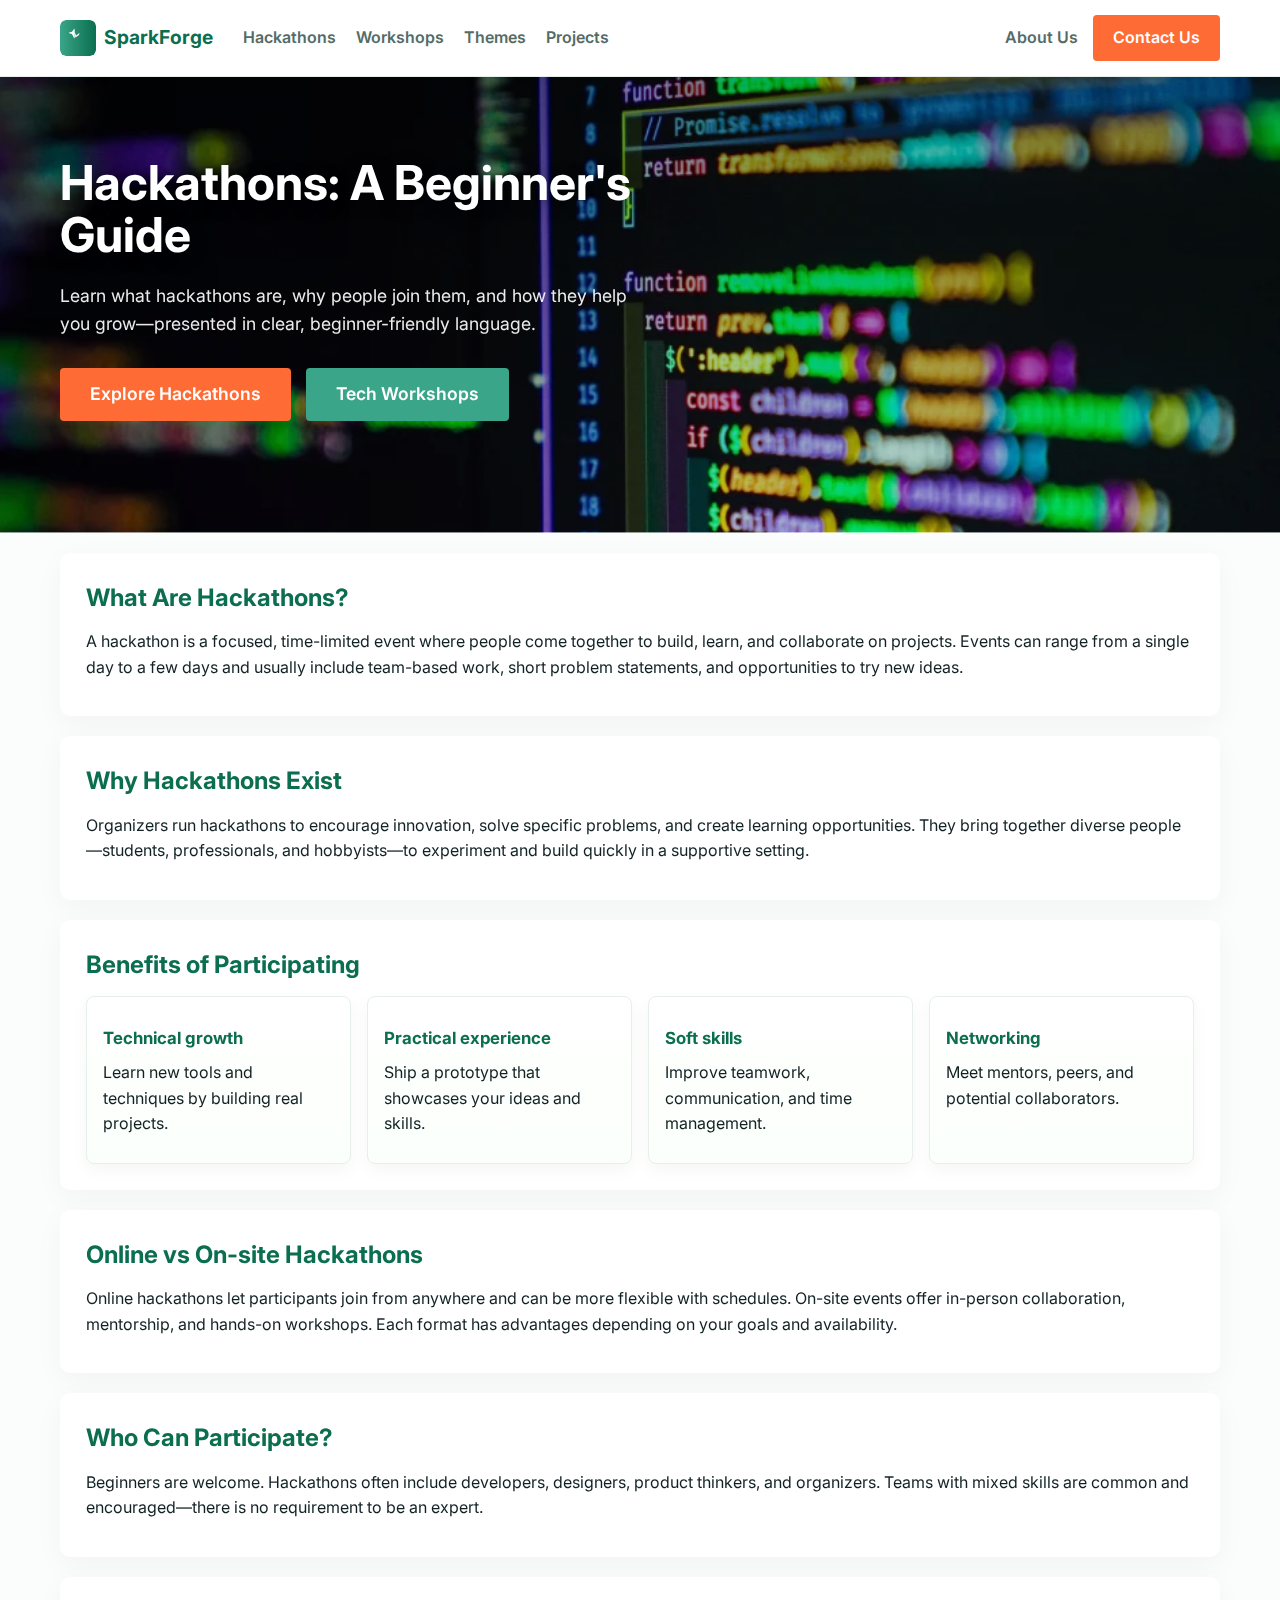
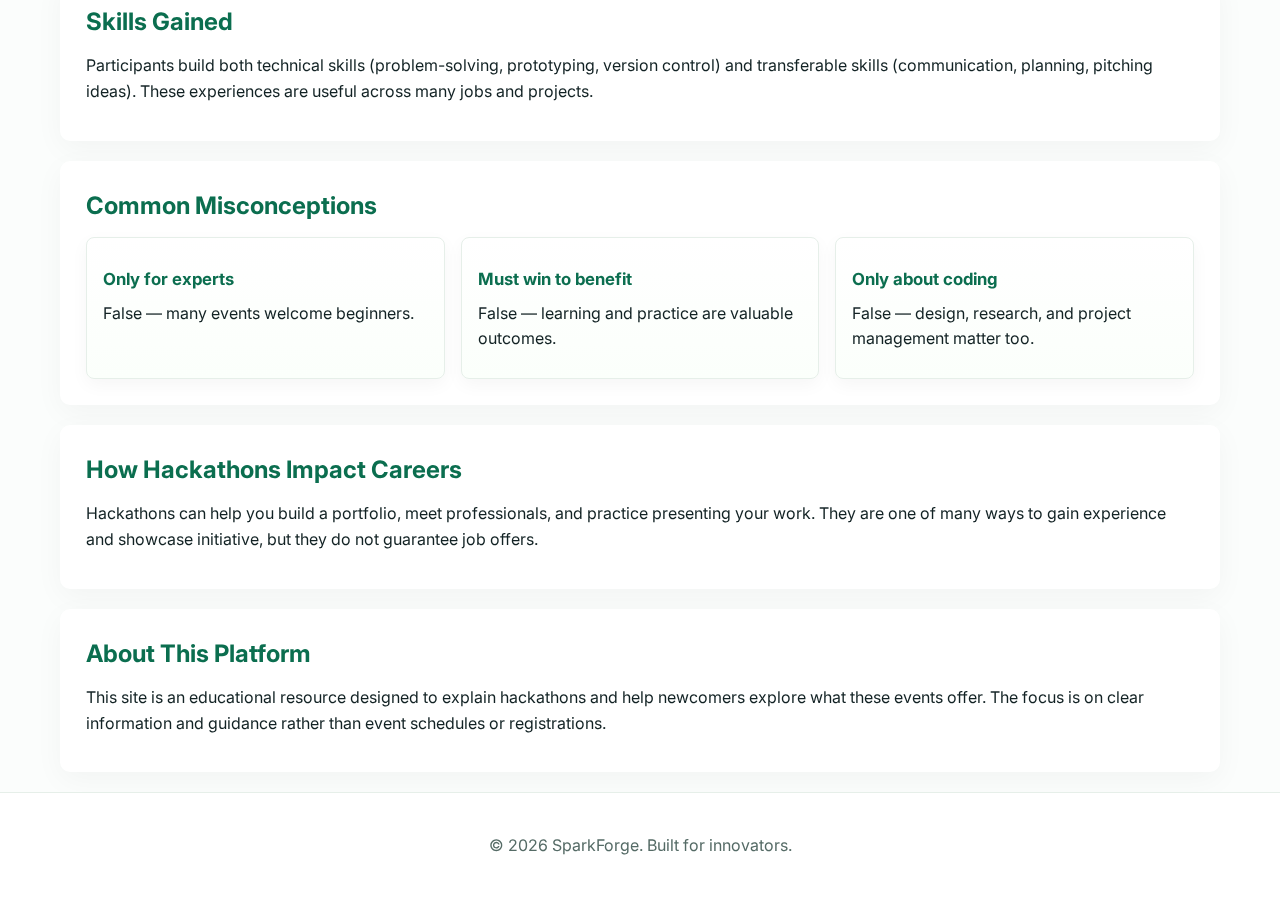
<file: home.html>
<!DOCTYPE html>
<html lang="en">

<head>
  <meta charset="UTF-8">
  <meta name="viewport" content="width=device-width, initial-scale=1.0">
  <title>Learn About Hackathons - SparkForge</title>
  <link rel="stylesheet" href="style.css">
  <link rel="stylesheet" href="https://cdnjs.cloudflare.com/ajax/libs/font-awesome/6.4.0/css/all.min.css">
  <link href="https://fonts.googleapis.com/css2?family=Inter:wght@400;600;700&display=swap" rel="stylesheet">
</head>

<body>

  <nav class="navbar">
    <div class="container nav-container">
      <div class="nav-left">
        <a href="home.html" class="logo">
          <img src="assets/sparkforge-logo.svg" class="logo-img" alt="SparkForge logo"> SparkForge
        </a>
        <ul class="nav-links">
          <li><a href="hackathons.html">Hackathons</a></li>
          <li><a href="workshops.html">Workshops</a></li>
          <li><a href="themes.html">Themes</a></li>
          <li><a href="#">Projects</a></li>
        </ul>
      </div>
      <div class="nav-right">
        <a href="about.html" class="nav-item">About Us</a>
        <a href="contact.html" class="btn btn-primary">Contact Us</a>
      </div>
    </div>
  </nav>

  <header class="hero">
    <div class="container hero-content">
      <div class="hero-text">
        <h1>Hackathons: A Beginner's Guide</h1>
        <p>Learn what hackathons are, why people join them, and how they help you grow—presented in clear,
          beginner-friendly language.</p>
        <div class="hero-buttons">
          <a href="hackathons.html" class="btn btn-large btn-primary">Explore Hackathons</a>
          <a href="workshops.html" class="btn btn-large btn-secondary">Tech Workshops</a>
        </div>
      </div>
    </div>
  </header>

  <main class="container">

    <section class="home-section">
      <h2>What Are Hackathons?</h2>
      <p>A hackathon is a focused, time-limited event where people come together to build, learn, and collaborate on
        projects. Events can range from a single day to a few days and usually include team-based work, short problem
        statements, and opportunities to try new ideas.</p>
    </section>

    <section class="home-section">
      <h2>Why Hackathons Exist</h2>
      <p>Organizers run hackathons to encourage innovation, solve specific problems, and create learning opportunities.
        They bring together diverse people—students, professionals, and hobbyists—to experiment and build quickly in a
        supportive setting.</p>
    </section>

    <section class="home-section">
      <h2>Benefits of Participating</h2>
      <div class="home-grid">
        <article class="info-card">
          <h3>Technical growth</h3>
          <p>Learn new tools and techniques by building real projects.</p>
        </article>
        <article class="info-card">
          <h3>Practical experience</h3>
          <p>Ship a prototype that showcases your ideas and skills.</p>
        </article>
        <article class="info-card">
          <h3>Soft skills</h3>
          <p>Improve teamwork, communication, and time management.</p>
        </article>
        <article class="info-card">
          <h3>Networking</h3>
          <p>Meet mentors, peers, and potential collaborators.</p>
        </article>
      </div>
    </section>

    <section class="home-section">
      <h2>Online vs On-site Hackathons</h2>
      <p>Online hackathons let participants join from anywhere and can be more flexible with schedules. On-site events
        offer in-person collaboration, mentorship, and hands-on workshops. Each format has advantages depending on your
        goals and availability.</p>
    </section>

    <section class="home-section">
      <h2>Who Can Participate?</h2>
      <p>Beginners are welcome. Hackathons often include developers, designers, product thinkers, and organizers. Teams
        with mixed skills are common and encouraged—there is no requirement to be an expert.</p>
    </section>

    <section class="home-section">
      <h2>Skills Gained</h2>
      <p>Participants build both technical skills (problem-solving, prototyping, version control) and transferable
        skills (communication, planning, pitching ideas). These experiences are useful across many jobs and projects.
      </p>
    </section>

    <section class="home-section">
      <h2>Common Misconceptions</h2>
      <div class="home-grid">
        <article class="info-card">
          <h3>Only for experts</h3>
          <p>False — many events welcome beginners.</p>
        </article>
        <article class="info-card">
          <h3>Must win to benefit</h3>
          <p>False — learning and practice are valuable outcomes.</p>
        </article>
        <article class="info-card">
          <h3>Only about coding</h3>
          <p>False — design, research, and project management matter too.</p>
        </article>
      </div>
    </section>

    <section class="home-section">
      <h2>How Hackathons Impact Careers</h2>
      <p>Hackathons can help you build a portfolio, meet professionals, and practice presenting your work. They are one
        of many ways to gain experience and showcase initiative, but they do not guarantee job offers.</p>
    </section>

    <section class="home-section">
      <h2>About This Platform</h2>
      <p>This site is an educational resource designed to explain hackathons and help newcomers explore what these
        events offer. The focus is on clear information and guidance rather than event schedules or registrations.</p>
    </section>

  </main>

  <footer class="footer">
    <p>&copy; 2026 SparkForge. Built for innovators.</p>
  </footer>

</body>

</html>
</file>
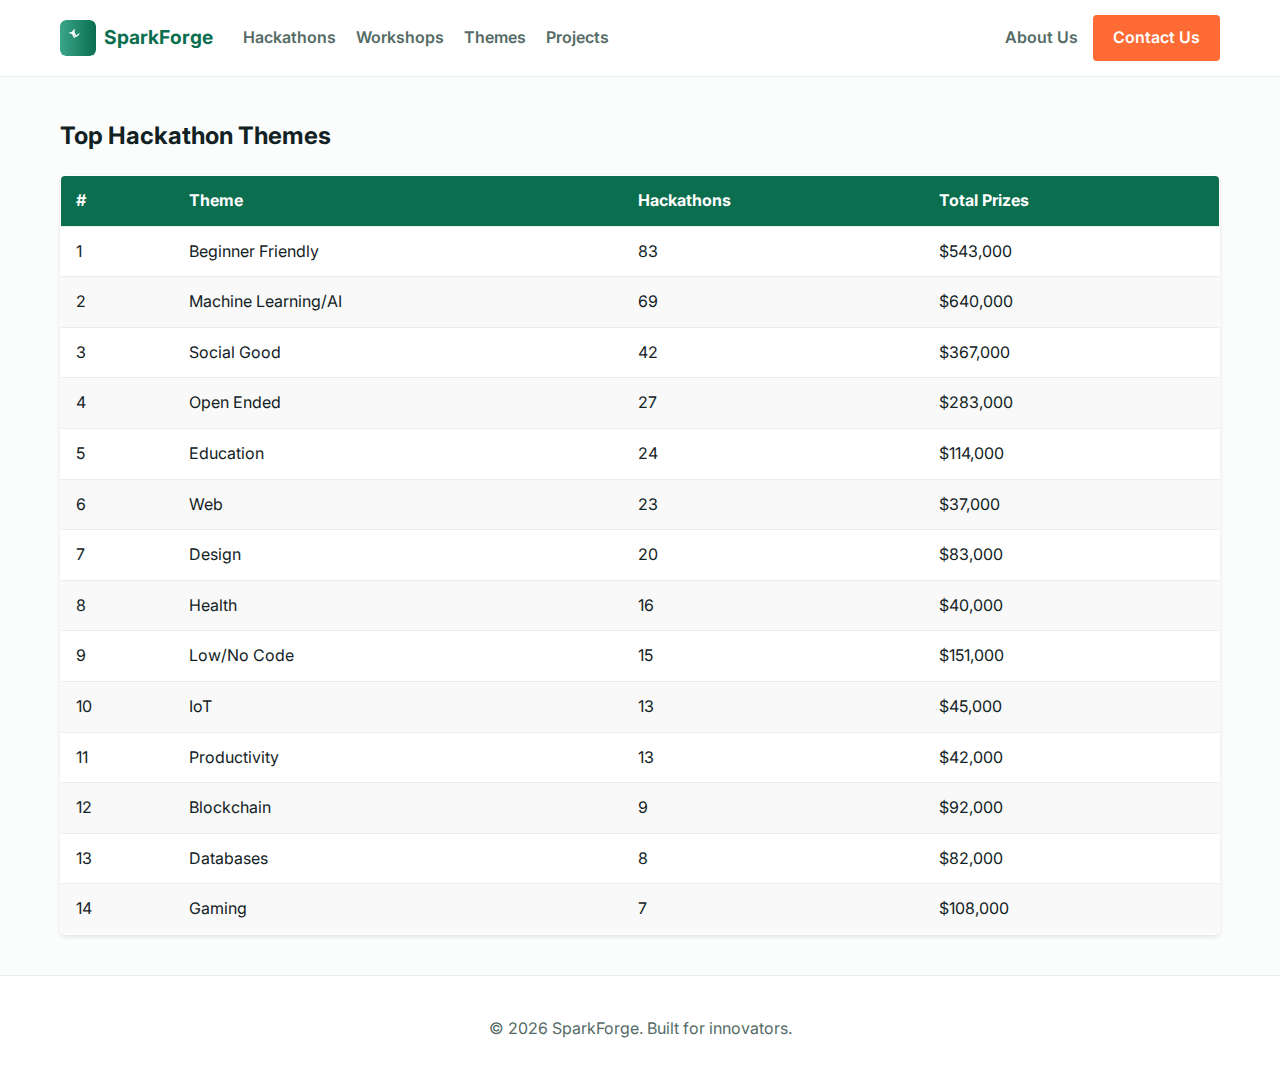
<file: themes.html>
<!DOCTYPE html>
<html lang="en">

<head>
    <meta charset="UTF-8">
    <meta name="viewport" content="width=device-width, initial-scale=1.0">
    <title>Top Hackathon Themes - SparkForge</title>
    <link rel="stylesheet" href="style.css">
    <link rel="stylesheet" href="https://cdnjs.cloudflare.com/ajax/libs/font-awesome/6.4.0/css/all.min.css">
    <link href="https://fonts.googleapis.com/css2?family=Inter:wght@400;600;700&display=swap" rel="stylesheet">
</head>

<body>

    <nav class="navbar">
        <div class="container nav-container">
            <div class="nav-left">
                <a href="home.html" class="logo">
                    <img src="assets/sparkforge-logo.svg" class="logo-img" alt="SparkForge logo"> SparkForge
                </a>
                <ul class="nav-links">
                    <li><a href="hackathons.html">Hackathons</a></li>
                    <li><a href="workshops.html">Workshops</a></li>
                    <li><a href="themes.html">Themes</a></li>
                    <li><a href="#">Projects</a></li>
                </ul>
            </div>
            <div class="nav-right">
                <a href="about.html" class="nav-item">About Us</a>
                <a href="contact.html" class="btn btn-primary">Contact Us</a>
            </div>
        </div>
    </nav>

    <main class="container">
        <div class="section-header">
            <h2>Top Hackathon Themes</h2>
        </div>

        <table class="themes-table">
            <thead>
                <tr>
                    <th>#</th>
                    <th>Theme</th>
                    <th>Hackathons</th>
                    <th>Total Prizes</th>
                </tr>
            </thead>
            <tbody>
                <tr>
                    <td>1</td>
                    <td>Beginner Friendly</td>
                    <td>83</td>
                    <td>$543,000</td>
                </tr>
                <tr>
                    <td>2</td>
                    <td>Machine Learning/AI</td>
                    <td>69</td>
                    <td>$640,000</td>
                </tr>
                <tr>
                    <td>3</td>
                    <td>Social Good</td>
                    <td>42</td>
                    <td>$367,000</td>
                </tr>
                <tr>
                    <td>4</td>
                    <td>Open Ended</td>
                    <td>27</td>
                    <td>$283,000</td>
                </tr>
                <tr>
                    <td>5</td>
                    <td>Education</td>
                    <td>24</td>
                    <td>$114,000</td>
                </tr>
                <tr>
                    <td>6</td>
                    <td>Web</td>
                    <td>23</td>
                    <td>$37,000</td>
                </tr>
                <tr>
                    <td>7</td>
                    <td>Design</td>
                    <td>20</td>
                    <td>$83,000</td>
                </tr>
                <tr>
                    <td>8</td>
                    <td>Health</td>
                    <td>16</td>
                    <td>$40,000</td>
                </tr>
                <tr>
                    <td>9</td>
                    <td>Low/No Code</td>
                    <td>15</td>
                    <td>$151,000</td>
                </tr>
                <tr>
                    <td>10</td>
                    <td>IoT</td>
                    <td>13</td>
                    <td>$45,000</td>
                </tr>
                <tr>
                    <td>11</td>
                    <td>Productivity</td>
                    <td>13</td>
                    <td>$42,000</td>
                </tr>
                <tr>
                    <td>12</td>
                    <td>Blockchain</td>
                    <td>9</td>
                    <td>$92,000</td>
                </tr>
                <tr>
                    <td>13</td>
                    <td>Databases</td>
                    <td>8</td>
                    <td>$82,000</td>
                </tr>
                <tr>
                    <td>14</td>
                    <td>Gaming</td>
                    <td>7</td>
                    <td>$108,000</td>
                </tr>
            </tbody>
        </table>
    </main>

    <footer class="footer">
        <p>&copy; 2026 SparkForge. Built for innovators.</p>
    </footer>

</body>

</html>
</file>
<file: style.css>
/* --- Variables & Reset --- */
:root {
    --primary-dark: #0b6e4f; /* SparkForge Teal */
    --primary-light: #3aa588;
    --action-blue: #ff6b35; /* Accent */
    --bg-gray: #fbfdfc;
    --border-color: #e6efe9;
    --text-main: #122224;
    --text-muted: #556b66;
    --success: #2ea44f;
    --white: #ffffff;
}

* {
    box-sizing: border-box;
    margin: 0;
    padding: 0;
}

body {
    font-family: 'Inter', system-ui, -apple-system, 'Segoe UI', Roboto, 'Helvetica Neue', Arial;
    background-color: var(--bg-gray);
    color: var(--text-main);
    line-height: 1.6;
}

a { text-decoration: none; color: inherit; }
ul { list-style: none; }

/* --- Layout Utils --- */
.container {
    max-width: 1200px;
    margin: 0 auto;
    padding: 0 20px;
}

.btn {
    display: inline-block;
    padding: 10px 20px;
    border-radius: 4px;
    font-weight: 600;
    transition: 0.2s;
    cursor: pointer;
    text-align: center;
}

.btn-primary {
    background-color: var(--action-blue);
    color: white;
}
.btn-primary:hover { background-color: #e0552d; }

.btn-secondary {
    background-color: var(--primary-light);
    color: white;
}
.btn-secondary:hover { background-color: var(--primary-dark); }

.btn-outline {
    border: 2px solid var(--primary-light);
    color: var(--primary-light);
}
.btn-outline:hover { background-color: #e6eaec; }

.btn-large { padding: 12px 30px; font-size: 1.1rem; }

/* --- Navbar --- */
.navbar {
    background: white;
    border-bottom: 1px solid var(--border-color);
    padding: 15px 0;
    position: sticky;
    top: 0;
    z-index: 100;
}

.nav-container {
    display: flex;
    justify-content: space-between;
    align-items: center;
}

.nav-left {
    display: flex;
    align-items: center;
    gap: 30px;
}

.logo {
    font-size: 1.2rem;
    font-weight: 700;
    color: var(--primary-dark);
    display: flex;
    align-items: center;
    gap: 8px;
}

.logo-icon {
    background: var(--primary-dark);
    color: white;
    width: 30px;
    height: 30px;
    display: flex;
    align-items: center;
    justify-content: center;
    border-radius: 6px;
}

.logo-img { width: 36px; height: 36px; display: inline-block; border-radius: 6px; }

.search-bar {
    background: #f3f3f3;
    padding: 8px 15px;
    border-radius: 20px;
    display: flex;
    align-items: center;
    gap: 10px;
    width: 300px;
    border: 1px solid transparent;
}
.search-bar:focus-within { border-color: var(--action-blue); background: white; }
.search-bar input {
    border: none;
    background: transparent;
    outline: none;
    width: 100%;
    font-size: 0.9rem;
}

.nav-links { display: flex; gap: 20px; font-weight: 600; color: var(--text-muted); }
.nav-links a:hover { color: var(--primary-dark); }

.nav-right { display: flex; gap: 15px; align-items: center; }
.nav-item { font-weight: 600; color: var(--text-muted); }

/* --- Hero --- */
.hero {
    background-image: url('assets/Introduction-to-Javascript.webp');
    background-size: cover;
    background-position: center;
    background-repeat: no-repeat;
    padding: 80px 0;
    height: 456px;
    border-bottom: 1px solid rgba(230,239,233,0.6);
    color: var(--white);
    position: relative;
    overflow: hidden;
}

.hero::before {
    content: "";
    position: absolute;
    inset: 0;
    background: linear-gradient(180deg, rgba(11,110,79,0.55), rgba(11,110,79,0.25));
    mix-blend-mode: multiply;
    pointer-events: none;
}

.hero .container { position: relative; z-index: 2; }
.hero-image { display: none; }

.hero-content {
    display: flex;
    align-items: center;
    justify-content: space-between;
}

.hero-text { max-width: 50%; }
.hero-text h1 {
    font-size: 3rem;
    color: var(--white);
    line-height: 1.1;
    margin-bottom: 20px;
    text-shadow: 0 4px 18px rgba(0,0,0,0.35);
}
.hero-text p {
    font-size: 1.1rem;
    color: rgba(255,255,255,0.92);
    margin-bottom: 30px;
}

/* --- Home page specific styles --- */
.home-section {
    background: white;
    border-radius: 10px;
    padding: 26px;
    margin: 30px 0;
    box-shadow: 0 8px 30px rgba(12,38,30,0.04);
}
.home-section h2 { color: var(--primary-dark); font-size: 1.5rem; margin-bottom: 12px; }
.home-section p { color: var(--text-main); font-size: 1rem; line-height: 1.6; }

.home-grid { display: grid; grid-template-columns: repeat(auto-fit, minmax(220px, 1fr)); gap: 16px; margin-top: 12px; }
.info-card {
    background: linear-gradient(180deg, #ffffff, #fbfffb);
    border: 1px solid var(--border-color);
    padding: 16px;
    border-radius: 8px;
    box-shadow: 0 6px 18px rgba(12,38,30,0.04);
}
.info-card h3 { margin: 0 0 8px 0; color: var(--primary-dark); font-size: 1.05rem; }
.info-card p { margin: 0; color: var(--text-main); }

.home-section ul { padding-left: 18px; }
.home-section li { margin-bottom: 8px; color: var(--text-main); }
.hero-buttons { display: flex; gap: 15px; }
.hero-image img { max-width: 400px; }

/* --- Style generic main sections (event pages) like the home page --- */
main.container > section {
    background: white;
    border-radius: 10px;
    padding: 26px;
    margin: 20px 0;
    box-shadow: 0 8px 30px rgba(12,38,30,0.04);
    color: var(--text-main);
}

main.container > section h2 {
    color: var(--primary-dark);
    font-size: 1.5rem;
    margin-bottom: 12px;
}

main.container > section h3 {
    color: var(--primary-dark);
    margin-top: 12px;
}

main.container > section p,
main.container > section ul,
main.container > section ol {
    color: var(--text-main);
    font-size: 1rem;
    line-height: 1.6;
    margin-bottom: 10px;
}

main.container > section ul { padding-left: 18px; }
main.container > section li { margin-bottom: 8px; color: var(--text-main); }

/* --- Hackathon Grid --- */
.section-header {
    display: flex;
    justify-content: space-between;
    align-items: center;
    margin: 40px 0 20px 0;
}
.section-header h2 { color: var(--text-main); }
.view-all { color: var(--action-blue); font-weight: 600; font-size: 0.9rem; }

.grid {
    display: grid;
    grid-template-columns: repeat(auto-fill, minmax(300px, 1fr));
    gap: 30px;
    margin-bottom: 60px;
}

.grid a {
    display: block;
    border-radius: 5px;
    overflow: hidden;
    transition: transform 0.2s, box-shadow 0.2s;
}

.grid a:hover {
    transform: translateY(-3px);
    box-shadow: 0 10px 20px rgba(0,0,0,0.05);
}

/* --- Card Styles (The Core Clone Feature) --- */
.card {
    background: white;
    border: 1px solid var(--border-color);
    border-radius: 5px;
    overflow: hidden;
    transition: transform 0.2s, box-shadow 0.2s;
    display: flex;
    flex-direction: column;
}

.card:hover {
    transform: translateY(-3px);
    box-shadow: 0 10px 20px rgba(0,0,0,0.05);
}

.card-banner {
    height: 120px;
    background-size: cover;
    background-position: center;
    background-color: #eee;
}

.card-body {
    padding: 0 20px 20px 20px;
    position: relative;
    flex-grow: 1;
}

/* The Overlapping Logo Effect */
.card-logo {
    width: 60px;
    height: 60px;
    border-radius: 6px;
    border: 4px solid white; /* Creates the cut-out look */
    background: white;
    margin-top: -30px; /* Pulls it up into the banner */
    margin-bottom: 10px;
    overflow: hidden;
    box-shadow: 0 2px 4px rgba(0,0,0,0.1);
}
.card-logo img { width: 100%; height: 100%; object-fit: cover; }

.card-title {
    font-size: 1.2rem;
    margin-bottom: 10px;
    color: var(--primary-dark);
}

.card-meta {
    font-size: 0.9rem;
    color: var(--text-muted);
    margin-bottom: 15px;
    display: flex;
    flex-wrap: wrap;
    gap: 10px;
}

.card-prizes {
    margin-bottom: 10px;
    font-weight: 600;
    color: var(--text-main);
}
.card-prizes i { color: gold; margin-right: 5px; }

.card-stats {
    font-size: 0.9rem;
    color: var(--text-muted);
    margin-bottom: 15px;
}

.card-tags {
    display: flex;
    flex-wrap: wrap;
    gap: 5px;
}

.badge {
    background: #eef2f5;
    color: #555;
    font-size: 0.75rem;
    padding: 3px 8px;
    border-radius: 10px;
}

.card-footer {
    padding: 15px 20px;
    border-top: 1px solid var(--border-color);
    background: #fafbfc;
    font-size: 0.85rem;
    color: var(--text-muted);
}

.text-urgent { color: #d9534f; font-weight: 600; }

.footer {
    background: white;
    border-top: 1px solid var(--border-color);
    padding: 40px 0;
    text-align: center;
    color: var(--text-muted);
}

/* Mobile Responsiveness */
@media (max-width: 768px) {
    .nav-container { flex-direction: column; gap: 15px; }
    .nav-left { flex-direction: column; width: 100%; }
    .search-bar { width: 100%; }
    .nav-links { display: none; /* Simplify for mobile */ }
    
    .hero-content { flex-direction: column-reverse; text-align: center; }
    .hero-text { max-width: 100%; margin-top: 30px; }
    .hero-buttons { justify-content: center; }
}

/* --- Layout Split (Main vs Sidebar) --- */
.layout-container {
    display: grid;
    grid-template-columns: 3fr 1fr; /* 3 parts content, 1 part sidebar */
    gap: 30px;
    align-items: start;
}

/* Sidebar Widget Styling */
.sidebar-widget {
    background: white;
    border: 1px solid var(--border-color);
    border-radius: 5px;
    margin-bottom: 20px;
}

.widget-header {
    padding: 15px 20px;
    border-bottom: 1px solid var(--border-color);
    font-weight: 700;
    color: var(--text-main);
}

.theme-list {
    list-style: none;
}

.theme-item {
    display: flex;
    justify-content: space-between;
    padding: 12px 20px;
    border-bottom: 1px solid #eee;
    font-size: 0.9rem;
    color: var(--action-blue);
    cursor: pointer;
}
.theme-item:last-child { border-bottom: none; }
.theme-item:hover { background-color: #f9f9f9; text-decoration: underline; }

.theme-count {
    background-color: #eef2f5;
    color: var(--text-muted);
    padding: 2px 8px;
    border-radius: 10px;
    font-size: 0.8rem;
    font-weight: 600;
}

/* Mobile: Stack sidebar below content */
@media (max-width: 900px) {
    .layout-container { grid-template-columns: 1fr; }
}

/* --- Table Styles for Themes Page --- */
.themes-table {
    width: 100%;
    border-collapse: collapse;
    margin-bottom: 40px;
    background: white;
    border: 1px solid var(--border-color);
    border-radius: 5px;
    overflow: hidden;
    box-shadow: 0 2px 4px rgba(0,0,0,0.1);
}

.themes-table th,
.themes-table td {
    padding: 12px 15px;
    text-align: left;
    border-bottom: 1px solid var(--border-color);
}

.themes-table th {
    background-color: var(--primary-dark);
    color: white;
    font-weight: 700;
}

.themes-table tbody tr:nth-child(even) {
    background-color: #f9f9f9;
}

.themes-table tbody tr:hover {
    background-color: #e6eaec;
}

/* Mobile responsiveness for table */
@media (max-width: 768px) {
    .themes-table {
        font-size: 0.9rem;
    }
    .themes-table th,
    .themes-table td {
        padding: 8px;
    }
}

/* --- Contact Page Styles --- */
.contact-container { max-width: 900px; margin: 30px auto; padding: 20px; }
.contact-hero { display: flex; gap: 24px; align-items: center; margin-bottom: 18px; }
.contact-hero h1 { margin: 0; font-size: 2rem; color: var(--primary-dark); }
.contact-card { background: white; border-radius: 12px; padding: 20px; box-shadow: 0 10px 30px rgba(12,38,30,0.06); border: 1px solid var(--border-color); }
.contact-form { display: grid; grid-template-columns: 1fr 1fr; gap: 14px; }
.contact-form .full { grid-column: 1 / -1; }
.contact-form label { display: block; font-weight: 600; margin-bottom: 6px; color: var(--text-main); }
.contact-form input,
.contact-form textarea { width: 100%; padding: 12px 14px; border-radius: 8px; border: 1px solid #e6efe9; background: #fff; color: var(--text-main); font-size: 0.95rem; }
.contact-form textarea { min-height: 140px; resize: vertical; }
.contact-actions { display: flex; gap: 12px; justify-content: flex-end; margin-top: 8px; }
.contact-note { font-size: 0.9rem; color: var(--text-muted); margin-top: 10px; }

@media (max-width: 900px) {
    .contact-form { grid-template-columns: 1fr; }
    .contact-hero { flex-direction: column; align-items: flex-start; }
}

/* --- About / Team Styles --- */
.team-section { margin: 36px 0; }
.team-hero { background: linear-gradient(180deg, rgba(10,60,50,0.03), rgba(255,255,255,0)); padding: 26px; border-radius: 10px; margin-bottom: 18px; }
.team-hero h1 { margin: 0; color: var(--primary-dark); }
.app-info { margin-top: 10px; color: var(--text-muted); }

.team-grid { display: grid; grid-template-columns: repeat(3, 1fr); gap: 18px; margin-top: 18px; }
.member-card { background: white; border: 1px solid var(--border-color); border-radius: 10px; padding: 18px; text-align: center; box-shadow: 0 10px 24px rgba(12,38,30,0.04); }
.avatar { width: 92px; height: 92px; border-radius: 50%; display: inline-block; overflow: hidden; margin: 0 auto 12px auto; border: 4px solid #fff; box-shadow: 0 6px 16px rgba(11,110,79,0.08); }
.avatar img { width: 100%; height: 100%; object-fit: cover; display: block; }
.member-name { font-size: 1.05rem; font-weight: 700; color: var(--primary-dark); margin-bottom: 4px; }
.member-role { font-size: 0.9rem; color: var(--action-blue); font-weight: 600; margin-bottom: 8px; }
.member-bio { font-size: 0.95rem; color: var(--text-main); line-height: 1.5; }

@media (max-width: 1000px) {
    .team-grid { grid-template-columns: repeat(2, 1fr); }
}
@media (max-width: 640px) {
    .team-grid { grid-template-columns: 1fr; }
}
</file>
